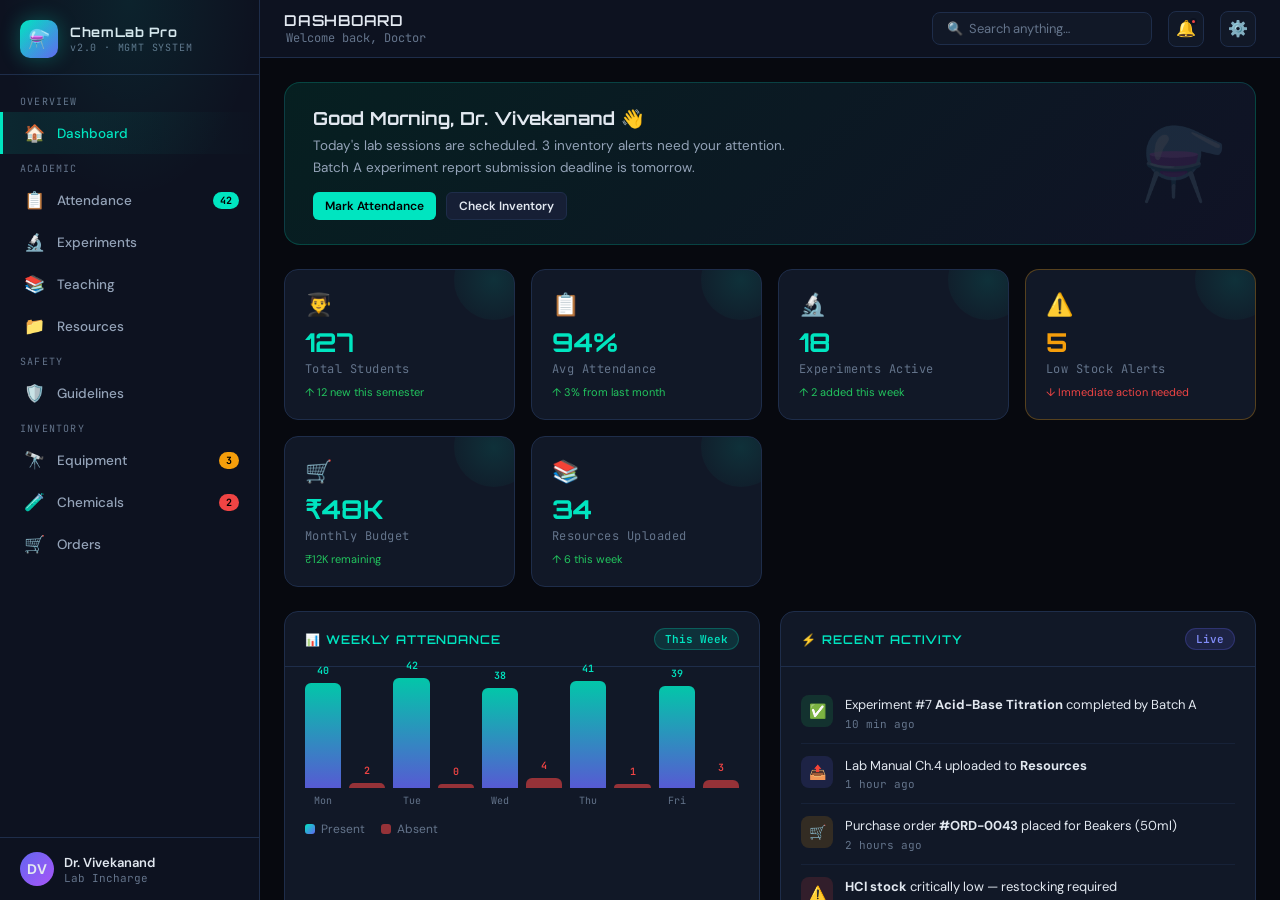
<file: chemlab.html>
<!DOCTYPE html>
<html lang="en">
<head>
<meta charset="UTF-8"/>
<meta name="viewport" content="width=device-width, initial-scale=1.0"/>
<title>ChemLab Pro — Laboratory Management System</title>
<link href="https://fonts.googleapis.com/css2?family=Orbitron:wght@400;600;700;900&family=DM+Sans:ital,wght@0,300;0,400;0,500;0,600;1,400&family=JetBrains+Mono:wght@400;500;600&display=swap" rel="stylesheet"/>
<style>
:root {
  --bg: #07090f;
  --surface: #0d1220;
  --card: #111827;
  --card2: #161f35;
  --border: #1e2d4a;
  --accent: #00e5c0;
  --accent2: #6366f1;
  --accent3: #f59e0b;
  --danger: #ef4444;
  --success: #22c55e;
  --text: #e2e8f0;
  --muted: #64748b;
  --muted2: #94a3b8;
  --sidebar-w: 260px;
}
*{box-sizing:border-box;margin:0;padding:0}
html,body{height:100%;background:var(--bg);color:var(--text);font-family:'DM Sans',sans-serif;overflow:hidden}
::-webkit-scrollbar{width:6px;height:6px}
::-webkit-scrollbar-track{background:var(--surface)}
::-webkit-scrollbar-thumb{background:var(--border);border-radius:3px}
::-webkit-scrollbar-thumb:hover{background:var(--muted)}

/* ─── LAYOUT ─── */
.app{display:flex;height:100vh;overflow:hidden}

/* ─── SIDEBAR ─── */
.sidebar{
  width:var(--sidebar-w);min-width:var(--sidebar-w);
  background:var(--surface);
  border-right:1px solid var(--border);
  display:flex;flex-direction:column;
  overflow:hidden;position:relative;
  transition:width .3s;
  z-index:100;
}
.sidebar::before{
  content:'';position:absolute;top:0;left:0;right:0;height:200px;
  background:radial-gradient(ellipse at 50% 0%,rgba(0,229,192,.08),transparent 70%);
  pointer-events:none;
}
.logo{
  padding:20px 20px 16px;
  border-bottom:1px solid var(--border);
  display:flex;align-items:center;gap:12px;flex-shrink:0;
}
.logo-icon{
  width:38px;height:38px;border-radius:10px;
  background:linear-gradient(135deg,var(--accent),var(--accent2));
  display:flex;align-items:center;justify-content:center;
  font-size:18px;flex-shrink:0;
  box-shadow:0 0 20px rgba(0,229,192,.3);
}
.logo-text{font-family:'Orbitron',sans-serif;font-size:13px;font-weight:700;letter-spacing:.05em;line-height:1.3}
.logo-sub{font-size:10px;color:var(--muted);letter-spacing:.08em;font-family:'JetBrains Mono',monospace}

.nav{flex:1;overflow-y:auto;padding:12px 0}
.nav-section{padding:8px 20px 4px;font-size:10px;font-family:'JetBrains Mono',monospace;letter-spacing:.12em;color:var(--muted);text-transform:uppercase}
.nav-item{
  display:flex;align-items:center;gap:12px;
  padding:10px 20px;cursor:pointer;
  color:var(--muted2);font-size:13.5px;font-weight:500;
  transition:all .2s;position:relative;
  border-left:3px solid transparent;
}
.nav-item:hover{background:rgba(255,255,255,.04);color:var(--text)}
.nav-item.active{
  background:linear-gradient(90deg,rgba(0,229,192,.1),transparent);
  color:var(--accent);
  border-left-color:var(--accent);
}
.nav-item .icon{font-size:17px;width:22px;text-align:center;flex-shrink:0}
.nav-badge{
  margin-left:auto;background:var(--accent);color:#000;
  font-size:10px;font-weight:700;padding:2px 7px;border-radius:20px;
  font-family:'JetBrains Mono',monospace;
}
.nav-badge.warn{background:var(--accent3)}
.nav-badge.danger{background:var(--danger)}

.sidebar-footer{
  padding:14px 20px;border-top:1px solid var(--border);flex-shrink:0;
  background:var(--surface);
}
.user-card{display:flex;align-items:center;gap:10px}
.avatar{width:34px;height:34px;border-radius:50%;background:linear-gradient(135deg,#6366f1,#a855f7);display:flex;align-items:center;justify-content:center;font-size:14px;font-weight:700;flex-shrink:0}
.user-name{font-size:13px;font-weight:600}
.user-role{font-size:11px;color:var(--muted);font-family:'JetBrains Mono',monospace}

/* ─── MAIN ─── */
.main{flex:1;overflow:hidden;display:flex;flex-direction:column}
.topbar{
  height:58px;flex-shrink:0;
  background:var(--surface);border-bottom:1px solid var(--border);
  display:flex;align-items:center;gap:16px;padding:0 24px;
}
.topbar-title{font-family:'Orbitron',sans-serif;font-size:15px;font-weight:600;letter-spacing:.05em}
.topbar-sub{font-size:12px;color:var(--muted);font-family:'JetBrains Mono',monospace;margin-left:2px}
.spacer{flex:1}
.topbar-search{
  background:var(--card);border:1px solid var(--border);
  border-radius:8px;padding:7px 14px;font-size:13px;color:var(--text);
  font-family:'DM Sans',sans-serif;width:220px;outline:none;
  transition:border-color .2s;
}
.topbar-search:focus{border-color:var(--accent)}
.topbar-search::placeholder{color:var(--muted)}
.topbar-btn{
  width:36px;height:36px;border-radius:8px;border:1px solid var(--border);
  background:var(--card);display:flex;align-items:center;justify-content:center;
  cursor:pointer;font-size:16px;transition:all .2s;position:relative;
}
.topbar-btn:hover{border-color:var(--accent);color:var(--accent)}
.notif-dot{
  position:absolute;top:6px;right:6px;width:7px;height:7px;
  background:var(--danger);border-radius:50%;border:2px solid var(--surface);
}

.content{flex:1;overflow-y:auto;padding:24px}

/* ─── PAGE ─── */
.page{display:none}
.page.active{display:block;animation:fadeIn .3s ease}
@keyframes fadeIn{from{opacity:0;transform:translateY(8px)}to{opacity:1;transform:translateY(0)}}

/* ─── STAT CARDS ─── */
.stats-grid{display:grid;grid-template-columns:repeat(auto-fill,minmax(200px,1fr));gap:16px;margin-bottom:24px}
.stat-card{
  background:var(--card);border:1px solid var(--border);border-radius:14px;
  padding:20px;position:relative;overflow:hidden;transition:transform .2s,border-color .2s;cursor:default;
}
.stat-card:hover{transform:translateY(-2px);border-color:var(--accent)}
.stat-card::after{
  content:'';position:absolute;top:-30px;right:-20px;
  width:80px;height:80px;border-radius:50%;
  background:radial-gradient(circle,rgba(0,229,192,.12),transparent);
}
.stat-icon{font-size:22px;margin-bottom:10px}
.stat-val{font-family:'Orbitron',sans-serif;font-size:26px;font-weight:700;color:var(--accent);line-height:1}
.stat-label{font-size:12px;color:var(--muted);margin-top:6px;font-family:'JetBrains Mono',monospace;letter-spacing:.04em}
.stat-change{font-size:11px;margin-top:8px}
.stat-change.up{color:var(--success)}
.stat-change.down{color:var(--danger)}

/* ─── GRID ─── */
.grid-2{display:grid;grid-template-columns:1fr 1fr;gap:20px}
.grid-3{display:grid;grid-template-columns:1fr 1fr 1fr;gap:20px}
@media(max-width:900px){.grid-2,.grid-3{grid-template-columns:1fr}}

/* ─── PANEL ─── */
.panel{background:var(--card);border:1px solid var(--border);border-radius:14px;overflow:hidden;margin-bottom:20px}
.panel-head{
  padding:16px 20px;border-bottom:1px solid var(--border);
  display:flex;align-items:center;justify-content:space-between;
}
.panel-title{font-family:'Orbitron',sans-serif;font-size:12px;font-weight:600;letter-spacing:.08em;color:var(--accent)}
.panel-body{padding:20px}

/* ─── BUTTONS ─── */
.btn{
  display:inline-flex;align-items:center;gap:7px;
  padding:8px 16px;border-radius:8px;font-size:13px;font-weight:600;
  cursor:pointer;border:none;transition:all .2s;font-family:'DM Sans',sans-serif;
  text-decoration:none;
}
.btn-primary{background:var(--accent);color:#000}
.btn-primary:hover{background:#00ffcc;box-shadow:0 0 20px rgba(0,229,192,.4)}
.btn-secondary{background:var(--card2);color:var(--text);border:1px solid var(--border)}
.btn-secondary:hover{border-color:var(--accent);color:var(--accent)}
.btn-danger{background:rgba(239,68,68,.15);color:var(--danger);border:1px solid rgba(239,68,68,.3)}
.btn-danger:hover{background:rgba(239,68,68,.25)}
.btn-sm{padding:5px 12px;font-size:12px;border-radius:6px}
.btn-purchase{background:linear-gradient(135deg,var(--accent2),#a855f7);color:#fff}
.btn-purchase:hover{box-shadow:0 0 20px rgba(99,102,241,.4);transform:scale(1.03)}
.btn-warn{background:rgba(245,158,11,.15);color:var(--accent3);border:1px solid rgba(245,158,11,.3)}

/* ─── TABLE ─── */
.tbl{width:100%;border-collapse:collapse;font-size:13px}
.tbl th{padding:10px 14px;text-align:left;background:var(--card2);color:var(--muted);font-size:11px;font-family:'JetBrains Mono',monospace;letter-spacing:.06em;border-bottom:1px solid var(--border)}
.tbl td{padding:11px 14px;border-bottom:1px solid rgba(30,45,74,.6);vertical-align:middle}
.tbl tr:last-child td{border-bottom:none}
.tbl tr:hover td{background:rgba(255,255,255,.02)}
.tbl .mono{font-family:'JetBrains Mono',monospace;font-size:12px}

/* ─── BADGES ─── */
.badge{display:inline-flex;align-items:center;gap:5px;padding:3px 10px;border-radius:20px;font-size:11px;font-weight:600;font-family:'JetBrains Mono',monospace}
.badge-green{background:rgba(34,197,94,.15);color:var(--success);border:1px solid rgba(34,197,94,.25)}
.badge-red{background:rgba(239,68,68,.15);color:var(--danger);border:1px solid rgba(239,68,68,.25)}
.badge-yellow{background:rgba(245,158,11,.15);color:var(--accent3);border:1px solid rgba(245,158,11,.25)}
.badge-blue{background:rgba(99,102,241,.15);color:#818cf8;border:1px solid rgba(99,102,241,.25)}
.badge-cyan{background:rgba(0,229,192,.12);color:var(--accent);border:1px solid rgba(0,229,192,.25)}

/* ─── FORM ─── */
.form-group{margin-bottom:16px}
.form-label{display:block;font-size:12px;font-family:'JetBrains Mono',monospace;color:var(--muted2);margin-bottom:7px;letter-spacing:.04em}
.form-input,.form-select,.form-textarea{
  width:100%;background:var(--card2);border:1px solid var(--border);
  border-radius:8px;padding:9px 14px;font-size:13.5px;color:var(--text);
  font-family:'DM Sans',sans-serif;outline:none;transition:border-color .2s;
}
.form-input:focus,.form-select:focus,.form-textarea:focus{border-color:var(--accent);box-shadow:0 0 0 3px rgba(0,229,192,.08)}
.form-textarea{resize:vertical;min-height:90px}
.form-select option{background:var(--card)}
.form-row{display:grid;grid-template-columns:1fr 1fr;gap:14px}

/* ─── PROGRESS BAR ─── */
.progress-bar{background:var(--card2);border-radius:20px;height:7px;overflow:hidden}
.progress-fill{height:100%;border-radius:20px;transition:width .5s ease;background:linear-gradient(90deg,var(--accent),var(--accent2))}
.progress-fill.low{background:linear-gradient(90deg,var(--danger),#f97316)}
.progress-fill.med{background:linear-gradient(90deg,var(--accent3),#f59e0b)}

/* ─── ATTENDANCE ─── */
.att-grid{display:grid;grid-template-columns:repeat(auto-fill,minmax(140px,1fr));gap:10px}
.att-card{
  background:var(--card2);border:1px solid var(--border);border-radius:10px;
  padding:12px;text-align:center;cursor:pointer;transition:all .2s;position:relative;
}
.att-card:hover{border-color:var(--accent)}
.att-card.present{border-color:var(--success);background:rgba(34,197,94,.07)}
.att-card.absent{border-color:var(--danger);background:rgba(239,68,68,.07)}
.att-card.late{border-color:var(--accent3);background:rgba(245,158,11,.07)}
.att-avatar{width:40px;height:40px;border-radius:50%;margin:0 auto 8px;font-size:16px;display:flex;align-items:center;justify-content:center;background:var(--card);font-weight:700}
.att-name{font-size:12px;font-weight:600;margin-bottom:6px}
.att-roll{font-family:'JetBrains Mono',monospace;font-size:10px;color:var(--muted);margin-bottom:8px}
.att-btns{display:flex;gap:4px;justify-content:center}
.att-btn{width:26px;height:26px;border-radius:6px;border:none;cursor:pointer;font-size:12px;transition:all .2s;font-weight:700}
.att-btn.p{background:rgba(34,197,94,.2);color:var(--success)}
.att-btn.p:hover{background:rgba(34,197,94,.4)}
.att-btn.a{background:rgba(239,68,68,.2);color:var(--danger)}
.att-btn.a:hover{background:rgba(239,68,68,.4)}
.att-btn.l{background:rgba(245,158,11,.2);color:var(--accent3)}
.att-btn.l:hover{background:rgba(245,158,11,.4)}

/* ─── EXPERIMENT CARDS ─── */
.exp-card{
  background:var(--card2);border:1px solid var(--border);border-radius:12px;
  padding:18px;transition:all .2s;cursor:pointer;
  display:flex;flex-direction:column;gap:10px;
}
.exp-card:hover{border-color:var(--accent);transform:translateY(-2px);box-shadow:0 8px 30px rgba(0,229,192,.08)}
.exp-num{font-family:'Orbitron',monospace;font-size:11px;color:var(--muted);letter-spacing:.1em}
.exp-title{font-size:15px;font-weight:600;line-height:1.3}
.exp-desc{font-size:12.5px;color:var(--muted2);line-height:1.6}
.exp-tags{display:flex;flex-wrap:wrap;gap:5px}

/* ─── RESOURCE CARDS ─── */
.res-card{
  background:var(--card2);border:1px solid var(--border);border-radius:12px;
  padding:16px;display:flex;gap:14px;align-items:flex-start;
  transition:all .2s;cursor:pointer;
}
.res-card:hover{border-color:var(--accent2)}
.res-icon-box{width:44px;height:44px;border-radius:10px;flex-shrink:0;display:flex;align-items:center;justify-content:center;font-size:20px}
.res-info{flex:1}
.res-name{font-weight:600;font-size:14px;margin-bottom:4px}
.res-meta{font-size:11.5px;color:var(--muted);font-family:'JetBrains Mono',monospace}

/* ─── INVENTORY CARDS ─── */
.inv-card{
  background:var(--card2);border:1px solid var(--border);border-radius:12px;
  padding:18px;transition:all .2s;
}
.inv-card:hover{border-color:var(--border)}
.inv-head{display:flex;align-items:center;justify-content:space-between;margin-bottom:14px}
.inv-name{font-weight:600;font-size:14px}
.inv-code{font-family:'JetBrains Mono',monospace;font-size:11px;color:var(--muted)}
.inv-qty{font-family:'Orbitron',sans-serif;font-size:22px;font-weight:700}
.inv-qty.low{color:var(--danger)}
.inv-qty.med{color:var(--accent3)}
.inv-qty.ok{color:var(--success)}
.inv-unit{font-size:11px;color:var(--muted);font-family:'JetBrains Mono',monospace;margin-left:4px}
.inv-progress{margin:10px 0 14px}
.inv-foot{display:flex;align-items:center;justify-content:space-between}

/* ─── GUIDE CARDS ─── */
.guide-section{margin-bottom:24px}
.guide-section-title{font-family:'Orbitron',sans-serif;font-size:11px;font-weight:700;letter-spacing:.12em;padding:6px 14px;border-radius:6px;display:inline-flex;align-items:center;gap:8px;margin-bottom:14px}
.guide-section-title.dos{background:rgba(34,197,94,.15);color:var(--success)}
.guide-section-title.donts{background:rgba(239,68,68,.15);color:var(--danger)}
.guide-section-title.emergency{background:rgba(245,158,11,.15);color:var(--accent3)}
.guide-item{
  display:flex;align-items:flex-start;gap:12px;
  background:var(--card2);border:1px solid var(--border);
  border-radius:10px;padding:14px 16px;margin-bottom:8px;
  transition:all .2s;
}
.guide-item:hover{transform:translateX(4px)}
.guide-item.do{border-left:3px solid var(--success)}
.guide-item.dont{border-left:3px solid var(--danger)}
.guide-item.info{border-left:3px solid var(--accent3)}
.guide-dot{width:22px;height:22px;border-radius:50%;display:flex;align-items:center;justify-content:center;font-size:12px;flex-shrink:0}
.guide-dot.do{background:rgba(34,197,94,.2);color:var(--success)}
.guide-dot.dont{background:rgba(239,68,68,.2);color:var(--danger)}
.guide-dot.info{background:rgba(245,158,11,.2);color:var(--accent3)}
.guide-text{font-size:13.5px;line-height:1.6}
.guide-text strong{font-weight:600}

/* ─── PURCHASE MODAL ─── */
.modal-overlay{
  position:fixed;inset:0;background:rgba(0,0,0,.7);backdrop-filter:blur(4px);
  z-index:1000;display:flex;align-items:center;justify-content:center;
  opacity:0;pointer-events:none;transition:opacity .25s;
}
.modal-overlay.open{opacity:1;pointer-events:auto}
.modal{
  background:var(--card);border:1px solid var(--border);border-radius:18px;
  width:460px;max-width:95vw;max-height:90vh;overflow-y:auto;
  transform:scale(.94) translateY(20px);transition:all .25s;
  box-shadow:0 20px 60px rgba(0,0,0,.5);
}
.modal-overlay.open .modal{transform:scale(1) translateY(0)}
.modal-head{
  padding:20px 24px;border-bottom:1px solid var(--border);
  display:flex;align-items:center;justify-content:space-between;
}
.modal-title{font-family:'Orbitron',sans-serif;font-size:14px;font-weight:700;letter-spacing:.06em;color:var(--accent)}
.modal-close{width:30px;height:30px;border-radius:7px;background:var(--card2);border:1px solid var(--border);cursor:pointer;display:flex;align-items:center;justify-content:center;font-size:15px;transition:all .2s}
.modal-close:hover{border-color:var(--danger);color:var(--danger)}
.modal-body{padding:24px}

/* ─── TEACHING ─── */
.lesson-card{
  background:var(--card2);border:1px solid var(--border);border-radius:12px;
  overflow:hidden;transition:all .2s;cursor:pointer;
}
.lesson-card:hover{border-color:var(--accent2);transform:translateY(-2px)}
.lesson-thumb{height:100px;display:flex;align-items:center;justify-content:center;font-size:38px;position:relative;overflow:hidden}
.lesson-thumb::after{content:'';position:absolute;inset:0;background:rgba(0,0,0,.3)}
.lesson-info{padding:14px}
.lesson-title{font-weight:600;font-size:14px;margin-bottom:6px}
.lesson-meta{font-size:12px;color:var(--muted);font-family:'JetBrains Mono',monospace}
.lesson-progress-wrap{margin-top:10px}

/* ─── DASHBOARD ACTIVITY ─── */
.activity-item{
  display:flex;align-items:flex-start;gap:12px;
  padding:12px 0;border-bottom:1px solid rgba(30,45,74,.5);
}
.activity-item:last-child{border-bottom:none}
.activity-icon{width:32px;height:32px;border-radius:8px;display:flex;align-items:center;justify-content:center;font-size:14px;flex-shrink:0}
.activity-text{font-size:13px;line-height:1.5}
.activity-time{font-size:11px;color:var(--muted);font-family:'JetBrains Mono',monospace;margin-top:2px}

/* ─── TABS ─── */
.tabs{display:flex;gap:4px;background:var(--card2);border-radius:10px;padding:4px;margin-bottom:20px;width:fit-content}
.tab{padding:7px 16px;border-radius:7px;font-size:13px;font-weight:500;cursor:pointer;transition:all .2s;color:var(--muted2)}
.tab.active{background:var(--accent);color:#000;font-weight:700}
.tab:hover:not(.active){color:var(--text)}

/* ─── CHART BARS ─── */
.chart-bars{display:flex;align-items:flex-end;gap:8px;height:120px;padding-top:10px}
.chart-bar-wrap{flex:1;display:flex;flex-direction:column;align-items:center;gap:6px}
.chart-bar{width:100%;border-radius:6px 6px 0 0;transition:height .8s ease;cursor:pointer;min-height:4px}
.chart-bar:hover{filter:brightness(1.2)}
.chart-bar-label{font-size:10px;color:var(--muted);font-family:'JetBrains Mono',monospace}
.chart-bar-val{font-size:10px;font-weight:600;font-family:'JetBrains Mono',monospace}

/* ─── NOTIFICATIONS ─── */
.notif-panel{
  position:absolute;top:54px;right:16px;width:320px;
  background:var(--card);border:1px solid var(--border);border-radius:14px;
  box-shadow:0 20px 50px rgba(0,0,0,.4);z-index:200;
  display:none;overflow:hidden;
}
.notif-panel.open{display:block;animation:fadeIn .2s}
.notif-head{padding:14px 18px;border-bottom:1px solid var(--border);display:flex;align-items:center;justify-content:space-between}
.notif-title{font-family:'Orbitron',sans-serif;font-size:11px;font-weight:700;letter-spacing:.08em}
.notif-item{padding:12px 18px;border-bottom:1px solid rgba(30,45,74,.5);display:flex;gap:10px;align-items:flex-start}
.notif-item:last-child{border-bottom:none}
.notif-dot2{width:8px;height:8px;border-radius:50%;margin-top:4px;flex-shrink:0}
.notif-msg{font-size:12.5px;line-height:1.5}
.notif-t{font-size:11px;color:var(--muted);font-family:'JetBrains Mono',monospace;margin-top:2px}

/* ─── WELCOME BANNER ─── */
.welcome-banner{
  background:linear-gradient(135deg,rgba(0,229,192,.1),rgba(99,102,241,.1));
  border:1px solid rgba(0,229,192,.2);border-radius:16px;
  padding:24px 28px;margin-bottom:24px;
  position:relative;overflow:hidden;
  display:flex;align-items:center;justify-content:space-between;gap:20px;
}
.welcome-banner::before{
  content:'⚗️';position:absolute;right:28px;top:50%;transform:translateY(-50%);
  font-size:70px;opacity:.15;
}
.welcome-banner h2{font-family:'Orbitron',sans-serif;font-size:18px;font-weight:700;margin-bottom:6px}
.welcome-banner p{font-size:13.5px;color:var(--muted2);max-width:500px;line-height:1.6}

/* ─── PAGE HEADER ─── */
.page-header{margin-bottom:24px;display:flex;align-items:flex-start;justify-content:space-between;gap:16px;flex-wrap:wrap}
.page-title{font-family:'Orbitron',sans-serif;font-size:18px;font-weight:700;margin-bottom:4px}
.page-subtitle{font-size:13px;color:var(--muted2);font-family:'JetBrains Mono',monospace}

/* ─── MISC ─── */
.divider{height:1px;background:var(--border);margin:16px 0}
.tag{padding:3px 8px;border-radius:5px;font-size:10.5px;font-family:'JetBrains Mono',monospace;font-weight:600;background:var(--card);border:1px solid var(--border);color:var(--muted2)}
.glow-text{color:var(--accent);text-shadow:0 0 20px rgba(0,229,192,.4)}
.inline-flex{display:inline-flex;align-items:center;gap:8px}
.mt-4{margin-top:16px} .mt-2{margin-top:8px} .mb-2{margin-bottom:8px} .mb-3{margin-bottom:12px}
.flex{display:flex;align-items:center} .flex-between{justify-content:space-between} .gap-2{gap:8px} .gap-3{gap:12px}
.text-muted{color:var(--muted)} .text-sm{font-size:12px} .font-mono{font-family:'JetBrains Mono',monospace}
.fw-600{font-weight:600}
.exp-grid{display:grid;grid-template-columns:repeat(auto-fill,minmax(280px,1fr));gap:16px;margin-top:4px}
.lesson-grid{display:grid;grid-template-columns:repeat(auto-fill,minmax(220px,1fr));gap:16px}
.res-grid{display:flex;flex-direction:column;gap:10px}
.inv-grid{display:grid;grid-template-columns:repeat(auto-fill,minmax(240px,1fr));gap:14px}

.order-history{margin-top:16px}
.order-row{display:flex;align-items:center;justify-content:space-between;padding:10px 0;border-bottom:1px solid rgba(30,45,74,.4)}
.order-row:last-child{border-bottom:none}

.info-box{background:rgba(99,102,241,.08);border:1px solid rgba(99,102,241,.2);border-radius:10px;padding:14px 16px;font-size:13px;color:var(--muted2);line-height:1.7;margin-bottom:16px}
.success-box{background:rgba(34,197,94,.08);border:1px solid rgba(34,197,94,.2);border-radius:10px;padding:14px 16px;font-size:13px;color:var(--muted2);line-height:1.7;margin-bottom:16px;display:none}
.success-box.show{display:block}

/* animation for purchase confirm */
@keyframes popIn{0%{transform:scale(.5);opacity:0}70%{transform:scale(1.1)}100%{transform:scale(1);opacity:1}}
.confirm-anim{animation:popIn .4s ease}
</style>
</head>
<body>
<div class="app">

<!-- ═══════════════════════ SIDEBAR ═══════════════════════ -->
<aside class="sidebar">
  <div class="logo">
    <div class="logo-icon">⚗️</div>
    <div>
      <div class="logo-text">ChemLab Pro</div>
      <div class="logo-sub">v2.0 · MGMT SYSTEM</div>
    </div>
  </div>
  <nav class="nav">
    <div class="nav-section">Overview</div>
    <div class="nav-item active" onclick="goto('dashboard')">
      <span class="icon">🏠</span> Dashboard
    </div>

    <div class="nav-section">Academic</div>
    <div class="nav-item" onclick="goto('attendance')">
      <span class="icon">📋</span> Attendance
      <span class="nav-badge">42</span>
    </div>
    <div class="nav-item" onclick="goto('experiments')">
      <span class="icon">🔬</span> Experiments
    </div>
    <div class="nav-item" onclick="goto('teaching')">
      <span class="icon">📚</span> Teaching
    </div>
    <div class="nav-item" onclick="goto('resources')">
      <span class="icon">📁</span> Resources
    </div>

    <div class="nav-section">Safety</div>
    <div class="nav-item" onclick="goto('guidelines')">
      <span class="icon">🛡️</span> Guidelines
    </div>

    <div class="nav-section">Inventory</div>
    <div class="nav-item" onclick="goto('equipment')">
      <span class="icon">🔭</span> Equipment
      <span class="nav-badge warn">3</span>
    </div>
    <div class="nav-item" onclick="goto('chemicals')">
      <span class="icon">🧪</span> Chemicals
      <span class="nav-badge danger">2</span>
    </div>
    <div class="nav-item" onclick="goto('orders')">
      <span class="icon">🛒</span> Orders
    </div>
  </nav>
  <div class="sidebar-footer">
    <div class="user-card">
      <div class="avatar">DV</div>
      <div>
        <div class="user-name">Dr. Vivekanand</div>
        <div class="user-role">Lab Incharge</div>
      </div>
    </div>
  </div>
</aside>

<!-- ═══════════════════════ MAIN ═══════════════════════ -->
<main class="main">
  <div class="topbar">
    <div>
      <div class="topbar-title" id="topbar-title">DASHBOARD</div>
      <div class="topbar-sub" id="topbar-sub">Welcome back, Doctor</div>
    </div>
    <div class="spacer"></div>
    <input class="topbar-search" placeholder="🔍  Search anything…" oninput="handleSearch(this.value)"/>
    <div class="topbar-btn" onclick="toggleNotif()" id="notif-btn">
      🔔<span class="notif-dot"></span>
    </div>
    <div class="topbar-btn" title="Settings">⚙️</div>

    <!-- Notification Panel -->
    <div class="notif-panel" id="notif-panel">
      <div class="notif-head">
        <span class="notif-title">NOTIFICATIONS</span>
        <span class="text-sm text-muted">4 new</span>
      </div>
      <div class="notif-item">
        <div class="notif-dot2" style="background:var(--danger)"></div>
        <div><div class="notif-msg">⚠️ Hydrochloric Acid stock critically low (2 bottles)</div><div class="notif-t">2 min ago</div></div>
      </div>
      <div class="notif-item">
        <div class="notif-dot2" style="background:var(--accent3)"></div>
        <div><div class="notif-msg">🔭 3 equipment items need restocking</div><div class="notif-t">18 min ago</div></div>
      </div>
      <div class="notif-item">
        <div class="notif-dot2" style="background:var(--success)"></div>
        <div><div class="notif-msg">✅ Order #ORD-0042 delivered successfully</div><div class="notif-t">1 hour ago</div></div>
      </div>
      <div class="notif-item">
        <div class="notif-dot2" style="background:var(--accent2)"></div>
        <div><div class="notif-msg">📋 Attendance for Batch B not marked yet</div><div class="notif-t">3 hours ago</div></div>
      </div>
    </div>
  </div>

  <div class="content" id="content">

<!-- ═══════ DASHBOARD ═══════ -->
<div class="page active" id="page-dashboard">
  <div class="welcome-banner">
    <div>
      <h2>Good Morning, Dr. Vivekanand 👋</h2>
      <p>Today's lab sessions are scheduled. 3 inventory alerts need your attention. Batch A experiment report submission deadline is tomorrow.</p>
      <div style="margin-top:14px;display:flex;gap:10px">
        <button class="btn btn-primary btn-sm" onclick="goto('attendance')">Mark Attendance</button>
        <button class="btn btn-secondary btn-sm" onclick="goto('equipment')">Check Inventory</button>
      </div>
    </div>
  </div>

  <div class="stats-grid">
    <div class="stat-card">
      <div class="stat-icon">👨‍🎓</div>
      <div class="stat-val">127</div>
      <div class="stat-label">Total Students</div>
      <div class="stat-change up">↑ 12 new this semester</div>
    </div>
    <div class="stat-card">
      <div class="stat-icon">📋</div>
      <div class="stat-val">94%</div>
      <div class="stat-label">Avg Attendance</div>
      <div class="stat-change up">↑ 3% from last month</div>
    </div>
    <div class="stat-card">
      <div class="stat-icon">🔬</div>
      <div class="stat-val">18</div>
      <div class="stat-label">Experiments Active</div>
      <div class="stat-change up">↑ 2 added this week</div>
    </div>
    <div class="stat-card" style="border-color:rgba(245,158,11,.3)">
      <div class="stat-icon">⚠️</div>
      <div class="stat-val" style="color:var(--accent3)">5</div>
      <div class="stat-label">Low Stock Alerts</div>
      <div class="stat-change down">↓ Immediate action needed</div>
    </div>
    <div class="stat-card">
      <div class="stat-icon">🛒</div>
      <div class="stat-val">₹48K</div>
      <div class="stat-label">Monthly Budget</div>
      <div class="stat-change up">₹12K remaining</div>
    </div>
    <div class="stat-card">
      <div class="stat-icon">📚</div>
      <div class="stat-val">34</div>
      <div class="stat-label">Resources Uploaded</div>
      <div class="stat-change up">↑ 6 this week</div>
    </div>
  </div>

  <div class="grid-2">
    <!-- Attendance Chart -->
    <div class="panel">
      <div class="panel-head">
        <span class="panel-title">📊 WEEKLY ATTENDANCE</span>
        <span class="badge badge-cyan">This Week</span>
      </div>
      <div class="panel-body">
        <div class="chart-bars" id="att-chart"></div>
        <div style="display:flex;gap:16px;margin-top:14px">
          <span style="font-size:12px;color:var(--muted);display:flex;align-items:center;gap:6px"><span style="width:10px;height:10px;background:linear-gradient(135deg,var(--accent),var(--accent2));border-radius:3px;display:inline-block"></span>Present</span>
          <span style="font-size:12px;color:var(--muted);display:flex;align-items:center;gap:6px"><span style="width:10px;height:10px;background:rgba(239,68,68,.6);border-radius:3px;display:inline-block"></span>Absent</span>
        </div>
      </div>
    </div>

    <!-- Recent Activity -->
    <div class="panel">
      <div class="panel-head">
        <span class="panel-title">⚡ RECENT ACTIVITY</span>
        <span class="badge badge-blue">Live</span>
      </div>
      <div class="panel-body" style="padding:16px 20px">
        <div class="activity-item">
          <div class="activity-icon" style="background:rgba(34,197,94,.15);color:var(--success)">✅</div>
          <div><div class="activity-text">Experiment #7 <strong>Acid-Base Titration</strong> completed by Batch A</div><div class="activity-time">10 min ago</div></div>
        </div>
        <div class="activity-item">
          <div class="activity-icon" style="background:rgba(99,102,241,.15);color:#818cf8">📤</div>
          <div><div class="activity-text">Lab Manual Ch.4 uploaded to <strong>Resources</strong></div><div class="activity-time">1 hour ago</div></div>
        </div>
        <div class="activity-item">
          <div class="activity-icon" style="background:rgba(245,158,11,.15);color:var(--accent3)">🛒</div>
          <div><div class="activity-text">Purchase order <strong>#ORD-0043</strong> placed for Beakers (50ml)</div><div class="activity-time">2 hours ago</div></div>
        </div>
        <div class="activity-item">
          <div class="activity-icon" style="background:rgba(239,68,68,.15);color:var(--danger)">⚠️</div>
          <div><div class="activity-text"><strong>HCl stock</strong> critically low — restocking required</div><div class="activity-time">3 hours ago</div></div>
        </div>
        <div class="activity-item">
          <div class="activity-icon" style="background:rgba(0,229,192,.1);color:var(--accent)">📋</div>
          <div><div class="activity-text">Attendance marked for <strong>Batch C</strong> — 38/42 present</div><div class="activity-time">Yesterday</div></div>
        </div>
      </div>
    </div>
  </div>

  <!-- Low Stock -->
  <div class="panel">
    <div class="panel-head">
      <span class="panel-title">🚨 CRITICAL STOCK ALERTS</span>
      <div style="display:flex;gap:8px">
        <button class="btn btn-secondary btn-sm" onclick="goto('equipment')">View All</button>
        <button class="btn btn-purchase btn-sm" onclick="openPurchaseModal('HCl','chemical')">Purchase Now</button>
      </div>
    </div>
    <div class="panel-body" style="padding:0">
      <table class="tbl">
        <thead><tr><th>Item</th><th>Type</th><th>Remaining</th><th>Min Required</th><th>Status</th><th>Action</th></tr></thead>
        <tbody>
          <tr><td class="fw-600">Hydrochloric Acid</td><td><span class="badge badge-blue">Chemical</span></td><td class="mono" style="color:var(--danger)">2 bottles</td><td class="mono">10 bottles</td><td><span class="badge badge-red">Critical</span></td><td><button class="btn btn-purchase btn-sm" onclick="openPurchaseModal('Hydrochloric Acid','chemical')">🛒 Purchase</button></td></tr>
          <tr><td class="fw-600">Sodium Hydroxide</td><td><span class="badge badge-blue">Chemical</span></td><td class="mono" style="color:var(--danger)">150g</td><td class="mono">500g</td><td><span class="badge badge-red">Critical</span></td><td><button class="btn btn-purchase btn-sm" onclick="openPurchaseModal('Sodium Hydroxide','chemical')">🛒 Purchase</button></td></tr>
          <tr><td class="fw-600">Burette (25ml)</td><td><span class="badge badge-cyan">Equipment</span></td><td class="mono" style="color:var(--accent3)">3 pcs</td><td class="mono">12 pcs</td><td><span class="badge badge-yellow">Low</span></td><td><button class="btn btn-purchase btn-sm" onclick="openPurchaseModal('Burette 25ml','equipment')">🛒 Purchase</button></td></tr>
          <tr><td class="fw-600">Litmus Paper</td><td><span class="badge badge-blue">Chemical</span></td><td class="mono" style="color:var(--accent3)">1 pack</td><td class="mono">5 packs</td><td><span class="badge badge-yellow">Low</span></td><td><button class="btn btn-purchase btn-sm" onclick="openPurchaseModal('Litmus Paper','equipment')">🛒 Purchase</button></td></tr>
          <tr><td class="fw-600">Conical Flask (250ml)</td><td><span class="badge badge-cyan">Equipment</span></td><td class="mono" style="color:var(--accent3)">5 pcs</td><td class="mono">20 pcs</td><td><span class="badge badge-yellow">Low</span></td><td><button class="btn btn-purchase btn-sm" onclick="openPurchaseModal('Conical Flask 250ml','equipment')">🛒 Purchase</button></td></tr>
        </tbody>
      </table>
    </div>
  </div>
</div>

<!-- ═══════ ATTENDANCE ═══════ -->
<div class="page" id="page-attendance">
  <div class="page-header">
    <div>
      <div class="page-title">📋 Attendance Management</div>
      <div class="page-subtitle">Mark & track student attendance · Tap P/A/L to mark</div>
    </div>
    <div style="display:flex;gap:10px;align-items:center;flex-wrap:wrap">
      <select class="form-select" style="width:150px;padding:8px 12px">
        <option>Batch A (42)</option>
        <option>Batch B (40)</option>
        <option>Batch C (45)</option>
      </select>
      <input type="date" class="form-input" id="att-date" style="width:160px;padding:8px 12px"/>
      <button class="btn btn-primary" onclick="saveAttendance()">💾 Save</button>
      <button class="btn btn-secondary" onclick="exportAttendance()">📥 Export</button>
    </div>
  </div>

  <div class="grid-2" style="margin-bottom:20px">
    <div class="panel" style="margin-bottom:0">
      <div class="panel-head"><span class="panel-title">TODAY'S SUMMARY</span></div>
      <div class="panel-body" style="display:flex;gap:24px">
        <div style="text-align:center"><div style="font-family:'Orbitron',sans-serif;font-size:28px;font-weight:700;color:var(--success)" id="att-p-count">0</div><div class="text-sm text-muted font-mono">Present</div></div>
        <div style="text-align:center"><div style="font-family:'Orbitron',sans-serif;font-size:28px;font-weight:700;color:var(--danger)" id="att-a-count">0</div><div class="text-sm text-muted font-mono">Absent</div></div>
        <div style="text-align:center"><div style="font-family:'Orbitron',sans-serif;font-size:28px;font-weight:700;color:var(--accent3)" id="att-l-count">0</div><div class="text-sm text-muted font-mono">Late</div></div>
        <div style="text-align:center"><div style="font-family:'Orbitron',sans-serif;font-size:28px;font-weight:700;color:var(--accent)" id="att-pct">0%</div><div class="text-sm text-muted font-mono">Rate</div></div>
      </div>
    </div>
    <div class="panel" style="margin-bottom:0">
      <div class="panel-head"><span class="panel-title">MONTHLY OVERVIEW</span></div>
      <div class="panel-body">
        <div style="display:flex;flex-direction:column;gap:10px">
          <div><div class="flex flex-between mb-2"><span class="text-sm">Batch A</span><span class="text-sm font-mono">96%</span></div><div class="progress-bar"><div class="progress-fill" style="width:96%"></div></div></div>
          <div><div class="flex flex-between mb-2"><span class="text-sm">Batch B</span><span class="text-sm font-mono">91%</span></div><div class="progress-bar"><div class="progress-fill" style="width:91%"></div></div></div>
          <div><div class="flex flex-between mb-2"><span class="text-sm">Batch C</span><span class="text-sm font-mono">88%</span></div><div class="progress-bar"><div class="progress-fill med" style="width:88%"></div></div></div>
        </div>
      </div>
    </div>
  </div>

  <div class="panel">
    <div class="panel-head"><span class="panel-title">BATCH A — 42 STUDENTS</span><span class="badge badge-cyan" id="att-date-display"></span></div>
    <div class="panel-body">
      <div class="att-grid" id="att-grid"></div>
    </div>
  </div>

  <!-- Attendance History -->
  <div class="panel">
    <div class="panel-head"><span class="panel-title">ATTENDANCE HISTORY</span></div>
    <div class="panel-body" style="padding:0">
      <table class="tbl">
        <thead><tr><th>Date</th><th>Batch</th><th>Present</th><th>Absent</th><th>Late</th><th>Rate</th><th>Status</th></tr></thead>
        <tbody>
          <tr><td class="mono">Apr 25, 2026</td><td>Batch A</td><td class="mono" style="color:var(--success)">40</td><td class="mono" style="color:var(--danger)">1</td><td class="mono" style="color:var(--accent3)">1</td><td class="mono">97.6%</td><td><span class="badge badge-green">Marked</span></td></tr>
          <tr><td class="mono">Apr 24, 2026</td><td>Batch B</td><td class="mono" style="color:var(--success)">37</td><td class="mono" style="color:var(--danger)">2</td><td class="mono" style="color:var(--accent3)">1</td><td class="mono">92.5%</td><td><span class="badge badge-green">Marked</span></td></tr>
          <tr><td class="mono">Apr 23, 2026</td><td>Batch C</td><td class="mono" style="color:var(--success)">39</td><td class="mono" style="color:var(--danger)">5</td><td class="mono" style="color:var(--accent3)">1</td><td class="mono">86.7%</td><td><span class="badge badge-green">Marked</span></td></tr>
          <tr><td class="mono">Apr 22, 2026</td><td>Batch A</td><td class="mono" style="color:var(--success)">41</td><td class="mono" style="color:var(--danger)">0</td><td class="mono" style="color:var(--accent3)">1</td><td class="mono">100%</td><td><span class="badge badge-green">Marked</span></td></tr>
          <tr><td class="mono">Apr 21, 2026</td><td>Batch B</td><td colspan="4" class="mono text-muted">Not marked yet</td><td><span class="badge badge-red">Pending</span></td></tr>
        </tbody>
      </table>
    </div>
  </div>
</div>

<!-- ═══════ EXPERIMENTS ═══════ -->
<div class="page" id="page-experiments">
  <div class="page-header">
    <div>
      <div class="page-title">🔬 Experiments</div>
      <div class="page-subtitle">Lab experiments · Reports · Procedures</div>
    </div>
    <button class="btn btn-primary" onclick="showAddExp()">＋ Add Experiment</button>
  </div>

  <div class="tabs">
    <div class="tab active" onclick="switchTab(this,'exp')">All (18)</div>
    <div class="tab" onclick="switchTab(this,'exp')">Organic (6)</div>
    <div class="tab" onclick="switchTab(this,'exp')">Inorganic (7)</div>
    <div class="tab" onclick="switchTab(this,'exp')">Physical (5)</div>
  </div>

  <div class="exp-grid" id="exp-grid"></div>

  <!-- Add Experiment Panel (hidden by default) -->
  <div class="panel" id="add-exp-panel" style="display:none;margin-top:20px">
    <div class="panel-head"><span class="panel-title">➕ NEW EXPERIMENT</span><button class="btn btn-secondary btn-sm" onclick="document.getElementById('add-exp-panel').style.display='none'">Cancel</button></div>
    <div class="panel-body">
      <div class="form-row">
        <div class="form-group"><label class="form-label">Experiment Number</label><input class="form-input" placeholder="e.g. EXP-019" /></div>
        <div class="form-group"><label class="form-label">Category</label><select class="form-select"><option>Organic</option><option>Inorganic</option><option>Physical</option></select></div>
      </div>
      <div class="form-group"><label class="form-label">Title</label><input class="form-input" placeholder="Experiment title" /></div>
      <div class="form-group"><label class="form-label">Aim / Objective</label><textarea class="form-textarea" placeholder="State the aim of this experiment…"></textarea></div>
      <div class="form-group"><label class="form-label">Materials Required</label><textarea class="form-textarea" placeholder="List chemicals and equipment…" style="min-height:70px"></textarea></div>
      <div class="form-group"><label class="form-label">Procedure</label><textarea class="form-textarea" placeholder="Step-by-step procedure…"></textarea></div>
      <div class="form-row">
        <div class="form-group"><label class="form-label">Assigned Batch</label><select class="form-select"><option>Batch A</option><option>Batch B</option><option>Batch C</option><option>All Batches</option></select></div>
        <div class="form-group"><label class="form-label">Submission Deadline</label><input class="form-input" type="date"/></div>
      </div>
      <button class="btn btn-primary" onclick="addExperiment()">✓ Add Experiment</button>
    </div>
  </div>
</div>

<!-- ═══════ TEACHING ═══════ -->
<div class="page" id="page-teaching">
  <div class="page-header">
    <div>
      <div class="page-title">📚 Teaching Hub</div>
      <div class="page-subtitle">Lessons · Topics · Curriculum management</div>
    </div>
    <button class="btn btn-primary">＋ Add Lesson</button>
  </div>

  <div class="grid-2" style="margin-bottom:20px">
    <div class="stat-card"><div class="stat-icon">📖</div><div class="stat-val">24</div><div class="stat-label">Total Lessons</div></div>
    <div class="stat-card"><div class="stat-icon">🎯</div><div class="stat-val">71%</div><div class="stat-label">Curriculum Covered</div></div>
  </div>

  <div class="panel" style="margin-bottom:20px">
    <div class="panel-head"><span class="panel-title">📈 CURRICULUM PROGRESS</span></div>
    <div class="panel-body">
      <div style="display:flex;flex-direction:column;gap:14px">
        <div><div class="flex flex-between mb-2"><span class="fw-600">Unit 1 · Atomic Structure & Periodic Table</span><span class="font-mono text-sm" style="color:var(--success)">100%</span></div><div class="progress-bar"><div class="progress-fill" style="width:100%"></div></div></div>
        <div><div class="flex flex-between mb-2"><span class="fw-600">Unit 2 · Chemical Bonding</span><span class="font-mono text-sm" style="color:var(--success)">100%</span></div><div class="progress-bar"><div class="progress-fill" style="width:100%"></div></div></div>
        <div><div class="flex flex-between mb-2"><span class="fw-600">Unit 3 · Acids, Bases & Salts</span><span class="font-mono text-sm" style="color:var(--accent3)">78%</span></div><div class="progress-bar"><div class="progress-fill med" style="width:78%"></div></div></div>
        <div><div class="flex flex-between mb-2"><span class="fw-600">Unit 4 · Organic Chemistry Basics</span><span class="font-mono text-sm" style="color:var(--accent3)">45%</span></div><div class="progress-bar"><div class="progress-fill med" style="width:45%"></div></div></div>
        <div><div class="flex flex-between mb-2"><span class="fw-600">Unit 5 · Electrochemistry</span><span class="font-mono text-sm" style="color:var(--danger)">10%</span></div><div class="progress-bar"><div class="progress-fill low" style="width:10%"></div></div></div>
      </div>
    </div>
  </div>

  <div class="panel">
    <div class="panel-head"><span class="panel-title">🎬 LESSON MODULES</span></div>
    <div class="panel-body">
      <div class="lesson-grid" id="lesson-grid"></div>
    </div>
  </div>
</div>

<!-- ═══════ RESOURCES ═══════ -->
<div class="page" id="page-resources">
  <div class="page-header">
    <div>
      <div class="page-title">📁 Resources</div>
      <div class="page-subtitle">Notes · Exercises · Reference Materials</div>
    </div>
    <button class="btn btn-primary">📤 Upload Resource</button>
  </div>

  <div class="tabs">
    <div class="tab active" onclick="switchTab(this,'res')">All</div>
    <div class="tab" onclick="switchTab(this,'res')">Notes</div>
    <div class="tab" onclick="switchTab(this,'res')">Exercises</div>
    <div class="tab" onclick="switchTab(this,'res')">Reference</div>
    <div class="tab" onclick="switchTab(this,'res')">Videos</div>
  </div>

  <div class="grid-2">
    <div>
      <div style="font-family:'Orbitron',sans-serif;font-size:11px;color:var(--muted);letter-spacing:.1em;margin-bottom:12px">📄 DOCUMENTS & NOTES</div>
      <div class="res-grid" id="res-grid"></div>
    </div>
    <div>
      <div style="font-family:'Orbitron',sans-serif;font-size:11px;color:var(--muted);letter-spacing:.1em;margin-bottom:12px">📊 STORAGE USAGE</div>
      <div class="panel" style="margin-bottom:16px">
        <div class="panel-body">
          <div style="text-align:center;margin-bottom:16px">
            <div style="font-family:'Orbitron',sans-serif;font-size:30px;font-weight:700;color:var(--accent)">2.4 GB</div>
            <div class="text-sm text-muted font-mono">of 10 GB used</div>
          </div>
          <div class="progress-bar" style="height:10px"><div class="progress-fill" style="width:24%"></div></div>
          <div style="display:grid;grid-template-columns:1fr 1fr;gap:10px;margin-top:14px">
            <div style="background:var(--card2);border-radius:8px;padding:10px;text-align:center"><div class="font-mono" style="font-size:13px;color:var(--accent)">1.1 GB</div><div class="text-sm text-muted">Notes & Docs</div></div>
            <div style="background:var(--card2);border-radius:8px;padding:10px;text-align:center"><div class="font-mono" style="font-size:13px;color:var(--accent2)">1.3 GB</div><div class="text-sm text-muted">Videos</div></div>
          </div>
        </div>
      </div>
      <div class="panel">
        <div class="panel-head"><span class="panel-title">🕒 RECENT UPLOADS</span></div>
        <div class="panel-body" style="padding:12px 20px">
          <div class="activity-item" style="padding:8px 0"><div class="activity-icon" style="background:rgba(239,68,68,.15);color:var(--danger)">📕</div><div><div class="activity-text">Organic Chemistry Notes — Chapter 4</div><div class="activity-time">Today · 1.2 MB</div></div></div>
          <div class="activity-item" style="padding:8px 0"><div class="activity-icon" style="background:rgba(34,197,94,.15);color:var(--success)">📗</div><div><div class="activity-text">Acid-Base Exercise Set 3</div><div class="activity-time">Yesterday · 340 KB</div></div></div>
          <div class="activity-item" style="padding:8px 0"><div class="activity-icon" style="background:rgba(245,158,11,.15);color:var(--accent3)">📙</div><div><div class="activity-text">Periodic Table Reference Sheet</div><div class="activity-time">2 days ago · 890 KB</div></div></div>
          <div class="activity-item" style="padding:8px 0"><div class="activity-icon" style="background:rgba(99,102,241,.15);color:#818cf8">🎬</div><div><div class="activity-text">Lab Safety Video — 2024 Edition</div><div class="activity-time">3 days ago · 124 MB</div></div></div>
        </div>
      </div>
    </div>
  </div>
</div>

<!-- ═══════ GUIDELINES ═══════ -->
<div class="page" id="page-guidelines">
  <div class="page-header">
    <div>
      <div class="page-title">🛡️ Lab Safety Guidelines</div>
      <div class="page-subtitle">Mandatory safety rules · Emergency procedures</div>
    </div>
    <button class="btn btn-secondary">🖨️ Print Guidelines</button>
  </div>

  <div class="info-box show" style="background:rgba(0,229,192,.06);border-color:rgba(0,229,192,.2)">
    ⚠️ <strong style="color:var(--accent)">Mandatory Reading:</strong> All students and staff must read and follow these guidelines before entering the chemistry laboratory. Non-compliance may result in injury or disciplinary action.
  </div>

  <div class="grid-2">
    <div>
      <div class="guide-section">
        <div class="guide-section-title dos">✅ DO'S — Safe Practices</div>
        <div class="guide-item do"><div class="guide-dot do">✓</div><div class="guide-text"><strong>Always wear PPE:</strong> Safety goggles, lab coat, and gloves must be worn at all times when handling chemicals.</div></div>
        <div class="guide-item do"><div class="guide-dot do">✓</div><div class="guide-text"><strong>Label everything:</strong> All containers must be clearly labeled with chemical name, concentration, and date.</div></div>
        <div class="guide-item do"><div class="guide-dot do">✓</div><div class="guide-text"><strong>Know exit routes:</strong> Familiarize yourself with all emergency exits and fire extinguisher locations before beginning work.</div></div>
        <div class="guide-item do"><div class="guide-dot do">✓</div><div class="guide-text"><strong>Wash hands thoroughly</strong> before and after all lab work, even if gloves were worn throughout.</div></div>
        <div class="guide-item do"><div class="guide-dot do">✓</div><div class="guide-text"><strong>Report all accidents</strong> immediately to the lab incharge, no matter how minor they may seem.</div></div>
        <div class="guide-item do"><div class="guide-dot do">✓</div><div class="guide-text"><strong>Work in small groups</strong> of 2-4 students and always have a partner present during experiments.</div></div>
        <div class="guide-item do"><div class="guide-dot do">✓</div><div class="guide-text"><strong>Dispose chemicals properly</strong> by following the waste disposal chart posted near every sink.</div></div>
        <div class="guide-item do"><div class="guide-dot do">✓</div><div class="guide-text"><strong>Keep the workspace clean:</strong> Wipe surfaces before and after use. Return all equipment to designated storage.</div></div>
      </div>
    </div>
    <div>
      <div class="guide-section">
        <div class="guide-section-title donts">❌ DON'TS — Prohibited Actions</div>
        <div class="guide-item dont"><div class="guide-dot dont">✗</div><div class="guide-text"><strong>Never eat or drink</strong> in the laboratory — even water. This is a strict, non-negotiable rule.</div></div>
        <div class="guide-item dont"><div class="guide-dot dont">✗</div><div class="guide-text"><strong>Do not smell chemicals directly.</strong> Use the wafting technique to detect odors from a safe distance.</div></div>
        <div class="guide-item dont"><div class="guide-dot dont">✗</div><div class="guide-text"><strong>Never pipette by mouth.</strong> Always use a pipette pump or bulb. Mouth pipetting is strictly prohibited.</div></div>
        <div class="guide-item dont"><div class="guide-dot dont">✗</div><div class="guide-text"><strong>Do not mix unknown chemicals.</strong> Only mix chemicals as instructed in the experiment protocol.</div></div>
        <div class="guide-item dont"><div class="guide-dot dont">✗</div><div class="guide-text"><strong>No mobile phones</strong> during active experiments. Distraction is a leading cause of lab accidents.</div></div>
        <div class="guide-item dont"><div class="guide-dot dont">✗</div><div class="guide-text"><strong>Never run or rush</strong> in the laboratory. Sudden movements near chemicals or glassware are dangerous.</div></div>
        <div class="guide-item dont"><div class="guide-dot dont">✗</div><div class="guide-text"><strong>Do not touch eyes</strong> after handling chemicals, even with gloves. Always wash hands first.</div></div>
        <div class="guide-item dont"><div class="guide-dot dont">✗</div><div class="guide-text"><strong>Never work alone</strong> in the laboratory. At least two people must be present at all times.</div></div>
      </div>
    </div>
  </div>

  <div class="guide-section">
    <div class="guide-section-title emergency">🚨 EMERGENCY PROCEDURES</div>
    <div class="grid-3">
      <div class="guide-item info"><div class="guide-dot info">🔥</div><div class="guide-text"><strong>Chemical Fire:</strong> Use CO₂ extinguisher. Never use water on chemical fires. Evacuate immediately and call 101.</div></div>
      <div class="guide-item info"><div class="guide-dot info">🧴</div><div class="guide-text"><strong>Chemical Spill on Skin:</strong> Flush with large amounts of water for 15 minutes. Remove contaminated clothing. Seek medical attention.</div></div>
      <div class="guide-item info"><div class="guide-dot info">👁️</div><div class="guide-text"><strong>Eye Exposure:</strong> Use emergency eye wash station immediately. Flush eyes for 15 minutes. Do NOT rub eyes.</div></div>
      <div class="guide-item info"><div class="guide-dot info">🌬️</div><div class="guide-text"><strong>Gas Leak / Fumes:</strong> Evacuate immediately. Turn off all gas valves. Open windows. Do not use electrical switches.</div></div>
      <div class="guide-item info"><div class="guide-dot info">🩺</div><div class="guide-text"><strong>Injury / Cuts from Glass:</strong> Do not remove glass. Apply pressure. Inform lab incharge immediately for first aid.</div></div>
      <div class="guide-item info"><div class="guide-dot info">📞</div><div class="guide-text"><strong>Emergency Contacts:</strong> Lab Incharge: <strong>+91 98765 43210</strong> · Ambulance: <strong>108</strong> · Fire: <strong>101</strong> · Poison Control: <strong>1800-116-117</strong></div></div>
    </div>
  </div>
</div>

<!-- ═══════ EQUIPMENT ═══════ -->
<div class="page" id="page-equipment">
  <div class="page-header">
    <div>
      <div class="page-title">🔭 Equipment Inventory</div>
      <div class="page-subtitle">Track · Monitor · Restock laboratory equipment</div>
    </div>
    <div style="display:flex;gap:10px">
      <button class="btn btn-secondary">📊 Generate Report</button>
      <button class="btn btn-purchase" onclick="openPurchaseModal('','equipment')">🛒 Purchase Equipment</button>
    </div>
  </div>

  <div class="stats-grid" style="margin-bottom:20px">
    <div class="stat-card"><div class="stat-icon">🔭</div><div class="stat-val">47</div><div class="stat-label">Total Items</div></div>
    <div class="stat-card"><div class="stat-icon">✅</div><div class="stat-val" style="color:var(--success)">38</div><div class="stat-label">Adequate Stock</div></div>
    <div class="stat-card"><div class="stat-icon">⚠️</div><div class="stat-val" style="color:var(--accent3)">6</div><div class="stat-label">Low Stock</div></div>
    <div class="stat-card"><div class="stat-icon">🚨</div><div class="stat-val" style="color:var(--danger)">3</div><div class="stat-label">Critical / Out</div></div>
  </div>

  <div class="inv-grid" id="equip-grid"></div>
</div>

<!-- ═══════ CHEMICALS ═══════ -->
<div class="page" id="page-chemicals">
  <div class="page-header">
    <div>
      <div class="page-title">🧪 Chemical Inventory</div>
      <div class="page-subtitle">Track hazardous & non-hazardous chemicals · Safety compliance</div>
    </div>
    <div style="display:flex;gap:10px">
      <button class="btn btn-secondary">📋 Safety Sheets</button>
      <button class="btn btn-purchase" onclick="openPurchaseModal('','chemical')">🛒 Purchase Chemicals</button>
    </div>
  </div>

  <div class="stats-grid" style="margin-bottom:20px">
    <div class="stat-card"><div class="stat-icon">🧪</div><div class="stat-val">63</div><div class="stat-label">Chemical Types</div></div>
    <div class="stat-card"><div class="stat-icon">☣️</div><div class="stat-val">12</div><div class="stat-label">Hazardous</div></div>
    <div class="stat-card"><div class="stat-icon">✅</div><div class="stat-val" style="color:var(--success)">49</div><div class="stat-label">Adequate Stock</div></div>
    <div class="stat-card"><div class="stat-icon">🚨</div><div class="stat-val" style="color:var(--danger)">2</div><div class="stat-label">Critical</div></div>
  </div>

  <div class="inv-grid" id="chem-grid"></div>
</div>

<!-- ═══════ ORDERS ═══════ -->
<div class="page" id="page-orders">
  <div class="page-header">
    <div>
      <div class="page-title">🛒 Purchase Orders</div>
      <div class="page-subtitle">Track all procurement · Order history</div>
    </div>
    <button class="btn btn-purchase" onclick="openPurchaseModal('','equipment')">＋ New Order</button>
  </div>

  <div class="stats-grid">
    <div class="stat-card"><div class="stat-icon">📦</div><div class="stat-val">43</div><div class="stat-label">Total Orders</div></div>
    <div class="stat-card"><div class="stat-icon">⏳</div><div class="stat-val" style="color:var(--accent3)">3</div><div class="stat-label">Pending Delivery</div></div>
    <div class="stat-card"><div class="stat-icon">✅</div><div class="stat-val" style="color:var(--success)">38</div><div class="stat-label">Delivered</div></div>
    <div class="stat-card"><div class="stat-icon">💰</div><div class="stat-val">₹2.4L</div><div class="stat-label">Total Spent (FY)</div></div>
  </div>

  <div class="panel">
    <div class="panel-head"><span class="panel-title">ORDER HISTORY</span></div>
    <div class="panel-body" style="padding:0">
      <table class="tbl">
        <thead><tr><th>Order ID</th><th>Item</th><th>Type</th><th>Qty</th><th>Amount</th><th>Ordered On</th><th>Status</th><th>Action</th></tr></thead>
        <tbody id="orders-table">
          <tr><td class="mono">#ORD-0043</td><td class="fw-600">Beakers (50ml)</td><td><span class="badge badge-cyan">Equipment</span></td><td class="mono">24 pcs</td><td class="mono">₹3,600</td><td class="mono">Apr 26, 2026</td><td><span class="badge badge-yellow">Pending</span></td><td><button class="btn btn-secondary btn-sm">Track</button></td></tr>
          <tr><td class="mono">#ORD-0042</td><td class="fw-600">Sulphuric Acid 98%</td><td><span class="badge badge-blue">Chemical</span></td><td class="mono">5L</td><td class="mono">₹8,500</td><td class="mono">Apr 24, 2026</td><td><span class="badge badge-green">Delivered</span></td><td><button class="btn btn-secondary btn-sm">Invoice</button></td></tr>
          <tr><td class="mono">#ORD-0041</td><td class="fw-600">Burette (50ml)</td><td><span class="badge badge-cyan">Equipment</span></td><td class="mono">6 pcs</td><td class="mono">₹4,200</td><td class="mono">Apr 20, 2026</td><td><span class="badge badge-green">Delivered</span></td><td><button class="btn btn-secondary btn-sm">Invoice</button></td></tr>
          <tr><td class="mono">#ORD-0040</td><td class="fw-600">Conical Flask 250ml</td><td><span class="badge badge-cyan">Equipment</span></td><td class="mono">18 pcs</td><td class="mono">₹2,700</td><td class="mono">Apr 15, 2026</td><td><span class="badge badge-green">Delivered</span></td><td><button class="btn btn-secondary btn-sm">Invoice</button></td></tr>
          <tr><td class="mono">#ORD-0039</td><td class="fw-600">Sodium Hydroxide</td><td><span class="badge badge-blue">Chemical</span></td><td class="mono">2 kg</td><td class="mono">₹1,200</td><td class="mono">Apr 10, 2026</td><td><span class="badge badge-green">Delivered</span></td><td><button class="btn btn-secondary btn-sm">Invoice</button></td></tr>
        </tbody>
      </table>
    </div>
  </div>
</div>

  </div><!-- /content -->
</main>

<!-- ═══════════════════════ PURCHASE MODAL ═══════════════════════ -->
<div class="modal-overlay" id="purchase-modal" onclick="closePurchaseOnOverlay(event)">
  <div class="modal">
    <div class="modal-head">
      <span class="modal-title" id="modal-title">🛒 PURCHASE ORDER</span>
      <div class="modal-close" onclick="closePurchase()">✕</div>
    </div>
    <div class="modal-body">
      <div id="purchase-success" class="success-box">
        <div class="confirm-anim" style="text-align:center;padding:10px 0">
          <div style="font-size:48px;margin-bottom:8px">✅</div>
          <div style="font-family:'Orbitron',sans-serif;font-size:14px;font-weight:700;color:var(--success);margin-bottom:8px">ORDER PLACED SUCCESSFULLY!</div>
          <div style="font-size:13px;color:var(--muted2)">Your purchase order has been submitted. Order ID: <span id="order-id" class="font-mono" style="color:var(--accent)"></span></div>
          <div style="font-size:12px;color:var(--muted);margin-top:8px">Estimated delivery: 3–5 working days</div>
          <button class="btn btn-primary" style="margin-top:16px" onclick="closePurchase()">Done</button>
        </div>
      </div>
      <div id="purchase-form">
        <div class="form-group">
          <label class="form-label">Item Name</label>
          <input class="form-input" id="purchase-item" placeholder="Enter item name"/>
        </div>
        <div class="form-row">
          <div class="form-group">
            <label class="form-label">Category</label>
            <select class="form-select" id="purchase-type">
              <option value="equipment">Equipment / Glassware</option>
              <option value="chemical">Chemical / Reagent</option>
              <option value="consumable">Consumable / Other</option>
            </select>
          </div>
          <div class="form-group">
            <label class="form-label">Quantity</label>
            <input class="form-input" id="purchase-qty" placeholder="e.g. 12 pcs, 2 kg"/>
          </div>
        </div>
        <div class="form-row">
          <div class="form-group">
            <label class="form-label">Estimated Cost (₹)</label>
            <input class="form-input" id="purchase-cost" placeholder="e.g. 2500" type="number"/>
          </div>
          <div class="form-group">
            <label class="form-label">Priority</label>
            <select class="form-select" id="purchase-priority">
              <option>🚨 Urgent (next 24h)</option>
              <option>⚡ High (2-3 days)</option>
              <option>📦 Normal (5-7 days)</option>
              <option>🗓️ Planned (next month)</option>
            </select>
          </div>
        </div>
        <div class="form-group">
          <label class="form-label">Supplier / Vendor (optional)</label>
          <input class="form-input" id="purchase-vendor" placeholder="e.g. Merck, Himedia, Fisher Scientific"/>
        </div>
        <div class="form-group">
          <label class="form-label">Reason / Justification</label>
          <textarea class="form-textarea" id="purchase-reason" placeholder="Why is this purchase needed?" style="min-height:70px"></textarea>
        </div>
        <div style="display:flex;gap:10px;margin-top:4px">
          <button class="btn btn-purchase" style="flex:1" onclick="submitPurchase()">🛒 Submit Purchase Order</button>
          <button class="btn btn-secondary" onclick="closePurchase()">Cancel</button>
        </div>
      </div>
    </div>
  </div>
</div>

</div><!-- /app -->

<script>
// ═══════════════════════ DATA ═══════════════════════
const students = [
  {id:'A01',name:'Aarav Shah',emoji:'👦'},
  {id:'A02',name:'Ananya Mishra',emoji:'👧'},
  {id:'A03',name:'Aryan Gupta',emoji:'👦'},
  {id:'A04',name:'Bhavna Patel',emoji:'👧'},
  {id:'A05',name:'Chetan Rao',emoji:'👦'},
  {id:'A06',name:'Divya Iyer',emoji:'👧'},
  {id:'A07',name:'Eshan Nair',emoji:'👦'},
  {id:'A08',name:'Fiza Khan',emoji:'👧'},
  {id:'A09',name:'Gaurav Singh',emoji:'👦'},
  {id:'A10',name:'Harini Reddy',emoji:'👧'},
  {id:'A11',name:'Ishaan Verma',emoji:'👦'},
  {id:'A12',name:'Jhanvi Mehta',emoji:'👧'},
  {id:'A13',name:'Karan Desai',emoji:'👦'},
  {id:'A14',name:'Lavanya Sharma',emoji:'👧'},
  {id:'A15',name:'Manav Joshi',emoji:'👦'},
  {id:'A16',name:'Nisha Agarwal',emoji:'👧'},
  {id:'A17',name:'Omkar Kulkarni',emoji:'👦'},
  {id:'A18',name:'Priya Bansal',emoji:'👧'},
  {id:'A19',name:'Rahul Saxena',emoji:'👦'},
  {id:'A20',name:'Shreya Malhotra',emoji:'👧'},
  {id:'A21',name:'Tanmay Bhatt',emoji:'👦'},
  {id:'A22',name:'Urvashi Tiwari',emoji:'👧'},
  {id:'A23',name:'Varun Pandey',emoji:'👦'},
  {id:'A24',name:'Wanessa D\'Souza',emoji:'👧'},
];
const attState = {};
students.forEach(s => attState[s.id] = 'unmarked');

const experiments = [
  {num:'EXP-001',title:'Acid-Base Titration',desc:'Determine the concentration of NaOH using standard HCl solution. Learn endpoint detection using phenolphthalein indicator.',cat:'Inorganic',status:'completed',batch:'All'},
  {num:'EXP-002',title:'Electrolysis of Water',desc:'Decompose water into hydrogen and oxygen using direct current. Calculate moles of gas produced.',cat:'Physical',status:'completed',batch:'Batch A'},
  {num:'EXP-003',title:'Preparation of Soap',desc:'Saponification reaction using vegetable oil and NaOH. Understand ester hydrolysis in alkaline medium.',cat:'Organic',status:'active',batch:'Batch B'},
  {num:'EXP-004',title:'Paper Chromatography',desc:'Separate plant pigments using paper chromatography. Calculate Rf values and identify pigments.',cat:'Organic',status:'active',batch:'All'},
  {num:'EXP-005',title:'Flame Test for Metal Ions',desc:'Identify metal ions by characteristic flame colors. Observe emission spectra of Na, K, Ca, Cu, Li.',cat:'Inorganic',status:'active',batch:'Batch C'},
  {num:'EXP-006',title:'pH Measurement of Solutions',desc:'Measure pH of various household and lab solutions using pH meter and indicators.',cat:'Physical',status:'upcoming',batch:'All'},
  {num:'EXP-007',title:'Esterification Reaction',desc:'Synthesize ethyl acetate from ethanol and acetic acid using H₂SO₄ as catalyst. Characterize the product.',cat:'Organic',status:'upcoming',batch:'Batch A'},
  {num:'EXP-008',title:'Qualitative Analysis — Anions',desc:'Systematic identification of anions (Cl⁻, SO₄²⁻, NO₃⁻, CO₃²⁻) using precipitation and gas tests.',cat:'Inorganic',status:'upcoming',batch:'Batch B'},
  {num:'EXP-009',title:'Determination of Melting Point',desc:'Determine the melting point of organic compounds and assess purity using a capillary tube method.',cat:'Physical',status:'active',batch:'All'},
];

const equipment = [
  {code:'EQ-001',name:'Burette (25ml)',qty:3,max:12,unit:'pcs',status:'critical',img:'🧫'},
  {code:'EQ-002',name:'Burette (50ml)',qty:8,max:12,unit:'pcs',status:'ok',img:'🔬'},
  {code:'EQ-003',name:'Conical Flask 250ml',qty:5,max:20,unit:'pcs',status:'low',img:'⚗️'},
  {code:'EQ-004',name:'Beaker 100ml',qty:22,max:30,unit:'pcs',status:'ok',img:'🧪'},
  {code:'EQ-005',name:'Beaker 250ml',qty:16,max:30,unit:'pcs',status:'ok',img:'🧪'},
  {code:'EQ-006',name:'Pipette 10ml',qty:7,max:15,unit:'pcs',status:'low',img:'🔭'},
  {code:'EQ-007',name:'Measuring Cylinder',qty:2,max:10,unit:'pcs',status:'critical',img:'📏'},
  {code:'EQ-008',name:'Bunsen Burner',qty:12,max:14,unit:'pcs',status:'ok',img:'🔥'},
  {code:'EQ-009',name:'Test Tubes',qty:80,max:100,unit:'pcs',status:'ok',img:'🧫'},
  {code:'EQ-010',name:'Watch Glass',qty:10,max:20,unit:'pcs',status:'low',img:'🔍'},
  {code:'EQ-011',name:'Spatula (Steel)',qty:18,max:20,unit:'pcs',status:'ok',img:'🍴'},
  {code:'EQ-012',name:'Retort Stand',qty:0,max:8,unit:'pcs',status:'critical',img:'🏗️'},
];

const chemicals = [
  {code:'CH-001',name:'Hydrochloric Acid 35%',qty:2,max:10,unit:'bottles',status:'critical',hazard:'corrosive',formula:'HCl'},
  {code:'CH-002',name:'Sodium Hydroxide',qty:150,max:500,unit:'g',status:'critical',hazard:'corrosive',formula:'NaOH'},
  {code:'CH-003',name:'Sulphuric Acid 98%',qty:3,max:5,unit:'L',status:'ok',hazard:'corrosive',formula:'H₂SO₄'},
  {code:'CH-004',name:'Ethanol 95%',qty:4,max:6,unit:'L',status:'low',hazard:'flammable',formula:'C₂H₅OH'},
  {code:'CH-005',name:'Phenolphthalein Solution',qty:200,max:300,unit:'ml',status:'ok',hazard:'none',formula:'C₂₀H₁₄O₄'},
  {code:'CH-006',name:'Litmus Paper (Red)',qty:1,max:5,unit:'packs',status:'low',hazard:'none',formula:'—'},
  {code:'CH-007',name:'Copper Sulphate',qty:300,max:400,unit:'g',status:'ok',hazard:'irritant',formula:'CuSO₄'},
  {code:'CH-008',name:'Potassium Permanganate',qty:180,max:200,unit:'g',status:'ok',hazard:'oxidiser',formula:'KMnO₄'},
  {code:'CH-009',name:'Acetic Acid (Glacial)',qty:500,max:1000,unit:'ml',status:'low',hazard:'corrosive',formula:'CH₃COOH'},
  {code:'CH-010',name:'Calcium Carbonate',qty:1200,max:1000,unit:'g',status:'ok',hazard:'none',formula:'CaCO₃'},
  {code:'CH-011',name:'Iodine Solution',qty:250,max:400,unit:'ml',status:'ok',hazard:'irritant',formula:'I₂'},
  {code:'CH-012',name:'Ammonium Chloride',qty:800,max:800,unit:'g',status:'ok',hazard:'irritant',formula:'NH₄Cl'},
];

const lessons = [
  {title:'Atomic Structure',unit:'Unit 1',color:'linear-gradient(135deg,#6366f1,#a855f7)',icon:'⚛️',duration:'45 min',progress:100,status:'done'},
  {title:'Periodic Table Trends',unit:'Unit 1',color:'linear-gradient(135deg,#06b6d4,#6366f1)',icon:'📊',duration:'60 min',progress:100,status:'done'},
  {title:'Chemical Bonding',unit:'Unit 2',color:'linear-gradient(135deg,#00e5c0,#06b6d4)',icon:'🔗',duration:'75 min',progress:100,status:'done'},
  {title:'Acids & Bases Theory',unit:'Unit 3',color:'linear-gradient(135deg,#f59e0b,#ef4444)',icon:'⚗️',duration:'55 min',progress:78,status:'active'},
  {title:'Salt Formation & pH',unit:'Unit 3',color:'linear-gradient(135deg,#22c55e,#06b6d4)',icon:'🧪',duration:'50 min',progress:40,status:'active'},
  {title:'Organic Chemistry Intro',unit:'Unit 4',color:'linear-gradient(135deg,#a855f7,#ec4899)',icon:'🌱',duration:'65 min',progress:20,status:'active'},
  {title:'Hydrocarbons',unit:'Unit 4',color:'linear-gradient(135deg,#f97316,#f59e0b)',icon:'⛽',duration:'60 min',progress:0,status:'upcoming'},
  {title:'Electrochemistry',unit:'Unit 5',color:'linear-gradient(135deg,#6366f1,#06b6d4)',icon:'⚡',duration:'70 min',progress:0,status:'upcoming'},
];

const resources = [
  {name:'Organic Chemistry Notes — Chapter 4',type:'PDF',size:'1.2 MB',uploaded:'Today',color:'#ef4444',icon:'📕',category:'Notes'},
  {name:'Acid-Base Exercise Set 3',type:'PDF',size:'340 KB',uploaded:'Yesterday',color:'#22c55e',icon:'📗',category:'Exercises'},
  {name:'Periodic Table Reference Sheet',type:'PDF',size:'890 KB',uploaded:'2 days ago',color:'#f59e0b',icon:'📙',category:'Reference'},
  {name:'Lab Safety Manual 2025–26',type:'PDF',size:'2.1 MB',uploaded:'Last week',color:'#6366f1',icon:'📘',category:'Reference'},
  {name:'Titration Practice Problems — Set 1',type:'DOCX',size:'220 KB',uploaded:'Apr 20',color:'#00e5c0',icon:'📄',category:'Exercises'},
  {name:'Chemical Bonding Worksheet',type:'PDF',size:'580 KB',uploaded:'Apr 18',color:'#a855f7',icon:'📋',category:'Exercises'},
  {name:'IUPAC Nomenclature Guide',type:'PDF',size:'1.8 MB',uploaded:'Apr 15',color:'#f97316',icon:'📓',category:'Reference'},
  {name:'Inorganic Reactions Summary',type:'PDF',size:'750 KB',uploaded:'Apr 10',color:'#06b6d4',icon:'📃',category:'Notes'},
];

const attChartData = [
  {day:'Mon',p:40,a:2},{day:'Tue',p:42,a:0},{day:'Wed',p:38,a:4},{day:'Thu',p:41,a:1},{day:'Fri',p:39,a:3}
];

let orderCounter = 44;

// ═══════════════════════ NAVIGATION ═══════════════════════
const pageTitles = {
  dashboard:{title:'DASHBOARD',sub:'Welcome back, Doctor'},
  attendance:{title:'ATTENDANCE',sub:'Track student presence'},
  experiments:{title:'EXPERIMENTS',sub:'Lab protocols & reports'},
  teaching:{title:'TEACHING HUB',sub:'Lessons & curriculum'},
  resources:{title:'RESOURCES',sub:'Notes, exercises & materials'},
  guidelines:{title:'SAFETY GUIDELINES',sub:'Lab rules & emergency procedures'},
  equipment:{title:'EQUIPMENT INVENTORY',sub:'Track & purchase equipment'},
  chemicals:{title:'CHEMICAL INVENTORY',sub:'Track & purchase chemicals'},
  orders:{title:'PURCHASE ORDERS',sub:'Order history & procurement'},
};
function goto(page){
  document.querySelectorAll('.page').forEach(p=>p.classList.remove('active'));
  document.querySelectorAll('.nav-item').forEach(n=>n.classList.remove('active'));
  document.getElementById('page-'+page).classList.add('active');
  document.querySelectorAll('.nav-item').forEach(n=>{
    if(n.getAttribute('onclick')===`goto('${page}')`) n.classList.add('active');
  });
  const info = pageTitles[page]||{title:page.toUpperCase(),sub:''};
  document.getElementById('topbar-title').textContent = info.title;
  document.getElementById('topbar-sub').textContent = info.sub;
  document.getElementById('notif-panel').classList.remove('open');
  document.getElementById('content').scrollTop = 0;
}

// ═══════════════════════ TABS ═══════════════════════
function switchTab(el,group){
  el.closest('.tabs').querySelectorAll('.tab').forEach(t=>t.classList.remove('active'));
  el.classList.add('active');
}

// ═══════════════════════ ATTENDANCE ═══════════════════════
function renderAttendance(){
  const today = new Date().toISOString().slice(0,10);
  document.getElementById('att-date').value = today;
  document.getElementById('att-date-display').textContent = new Date().toLocaleDateString('en-IN',{day:'numeric',month:'short',year:'numeric'});
  const grid = document.getElementById('att-grid');
  grid.innerHTML = students.map(s=>`
    <div class="att-card" id="att-${s.id}">
      <div class="att-avatar">${s.emoji}</div>
      <div class="att-name">${s.name}</div>
      <div class="att-roll">${s.id}</div>
      <div class="att-btns">
        <button class="att-btn p" onclick="markAtt('${s.id}','present')">P</button>
        <button class="att-btn a" onclick="markAtt('${s.id}','absent')">A</button>
        <button class="att-btn l" onclick="markAtt('${s.id}','late')">L</button>
      </div>
    </div>
  `).join('');
  updateAttCounts();
}
function markAtt(id, status){
  attState[id]=status;
  const card = document.getElementById('att-'+id);
  card.className='att-card '+status;
  updateAttCounts();
}
function updateAttCounts(){
  const vals = Object.values(attState);
  const p = vals.filter(v=>v==='present').length;
  const a = vals.filter(v=>v==='absent').length;
  const l = vals.filter(v=>v==='late').length;
  const total = students.length;
  document.getElementById('att-p-count').textContent=p;
  document.getElementById('att-a-count').textContent=a;
  document.getElementById('att-l-count').textContent=l;
  document.getElementById('att-pct').textContent=total?Math.round((p+l)/total*100)+'%':'0%';
}
function saveAttendance(){
  const msg = document.createElement('div');
  msg.style.cssText='position:fixed;top:70px;right:20px;background:var(--success);color:#000;padding:12px 20px;border-radius:10px;font-weight:600;z-index:9999;font-size:13px;animation:fadeIn .2s ease';
  msg.textContent='✅ Attendance saved successfully!';
  document.body.appendChild(msg);
  setTimeout(()=>msg.remove(),3000);
}
function exportAttendance(){
  const msg = document.createElement('div');
  msg.style.cssText='position:fixed;top:70px;right:20px;background:var(--accent);color:#000;padding:12px 20px;border-radius:10px;font-weight:600;z-index:9999;font-size:13px;animation:fadeIn .2s ease';
  msg.textContent='📥 Attendance exported as CSV!';
  document.body.appendChild(msg);
  setTimeout(()=>msg.remove(),3000);
}

// ═══════════════════════ CHART ═══════════════════════
function renderChart(){
  const max = 42;
  document.getElementById('att-chart').innerHTML = attChartData.map(d=>{
    const ph = Math.round(d.p/max*110);
    const ah = Math.round(d.a/max*110);
    return `
      <div class="chart-bar-wrap">
        <div class="chart-bar-val" style="color:var(--accent)">${d.p}</div>
        <div class="chart-bar" style="height:${ph}px;background:linear-gradient(180deg,var(--accent),var(--accent2));opacity:.85" title="Present: ${d.p}"></div>
        <div class="chart-bar-label">${d.day}</div>
      </div>
      <div class="chart-bar-wrap">
        <div class="chart-bar-val" style="color:var(--danger)">${d.a}</div>
        <div class="chart-bar" style="height:${Math.max(ah,4)}px;background:rgba(239,68,68,.6)" title="Absent: ${d.a}"></div>
        <div class="chart-bar-label" style="opacity:0">${d.day}</div>
      </div>
    `;
  }).join('');
}

// ═══════════════════════ EXPERIMENTS ═══════════════════════
const statusColors = {completed:'badge-green',active:'badge-cyan',upcoming:'badge-blue'};
const catColors = {Organic:'badge-yellow',Inorganic:'badge-blue',Physical:'badge-cyan'};
function renderExperiments(){
  document.getElementById('exp-grid').innerHTML = experiments.map(e=>`
    <div class="exp-card" onclick="viewExp('${e.num}')">
      <div class="flex flex-between"><div class="exp-num">${e.num}</div><span class="badge ${statusColors[e.status]}">${e.status}</span></div>
      <div class="exp-title">${e.title}</div>
      <div class="exp-desc">${e.desc}</div>
      <div class="flex flex-between mt-2">
        <div class="exp-tags"><span class="badge ${catColors[e.cat]}">${e.cat}</span><span class="tag">${e.batch}</span></div>
        <button class="btn btn-secondary btn-sm">View →</button>
      </div>
    </div>
  `).join('');
}
function viewExp(num){
  const e = experiments.find(x=>x.num===num);
  if(!e)return;
  openModal(`🔬 ${e.num} — ${e.title}`,`
    <div class="info-box show">
      <strong>Aim:</strong> ${e.desc}
    </div>
    <div class="form-row">
      <div><div class="form-label">Category</div><span class="badge ${catColors[e.cat]}">${e.cat}</span></div>
      <div><div class="form-label">Status</div><span class="badge ${statusColors[e.status]}">${e.status}</span></div>
      <div><div class="form-label">Assigned To</div><span class="tag">${e.batch}</span></div>
    </div>
    <div class="divider"></div>
    <div class="form-label">Materials Required</div>
    <p class="text-sm" style="color:var(--muted2);line-height:1.7">Burette, Pipette (10ml), Conical flask (250ml), Indicator solution, Standard solution as per protocol</p>
    <div class="divider"></div>
    <div class="form-label">Submit Student Reports</div>
    <textarea class="form-textarea" placeholder="Paste observation / results…"></textarea>
    <div style="display:flex;gap:8px;margin-top:12px">
      <button class="btn btn-primary" style="flex:1" onclick="closeGenModal()">✓ Submit Report</button>
      <button class="btn btn-secondary" onclick="closeGenModal()">Close</button>
    </div>
  `);
}
function showAddExp(){
  const p = document.getElementById('add-exp-panel');
  p.style.display = p.style.display==='none'?'block':'none';
  if(p.style.display==='block') p.scrollIntoView({behavior:'smooth'});
}
function addExperiment(){
  const t = document.querySelector('#add-exp-panel .form-input').value||'New Experiment';
  experiments.push({num:`EXP-0${experiments.length+1}`,title:t,desc:'Newly added experiment.',cat:'Organic',status:'upcoming',batch:'All'});
  renderExperiments();
  document.getElementById('add-exp-panel').style.display='none';
  showToast('✅ Experiment added successfully!','success');
}

// ═══════════════════════ LESSONS ═══════════════════════
function renderLessons(){
  const statusMap = {done:'badge-green',active:'badge-cyan',upcoming:'badge-blue'};
  document.getElementById('lesson-grid').innerHTML = lessons.map(l=>`
    <div class="lesson-card">
      <div class="lesson-thumb" style="background:${l.color}">${l.icon}</div>
      <div class="lesson-info">
        <div class="flex flex-between mb-2"><span class="tag">${l.unit}</span><span class="badge ${statusMap[l.status]}">${l.status}</span></div>
        <div class="lesson-title">${l.title}</div>
        <div class="lesson-meta">${l.duration}</div>
        <div class="lesson-progress-wrap">
          <div class="flex flex-between mb-2"><span class="text-sm text-muted">Progress</span><span class="font-mono text-sm">${l.progress}%</span></div>
          <div class="progress-bar"><div class="progress-fill ${l.progress<30?'low':l.progress<70?'med':''}" style="width:${l.progress}%"></div></div>
        </div>
        <button class="btn btn-secondary btn-sm" style="width:100%;margin-top:8px;justify-content:center">${l.status==='done'?'📖 Review':l.status==='active'?'▶ Continue':'🔒 Upcoming'}</button>
      </div>
    </div>
  `).join('');
}

// ═══════════════════════ RESOURCES ═══════════════════════
function renderResources(){
  document.getElementById('res-grid').innerHTML = resources.map(r=>`
    <div class="res-card" onclick="downloadRes('${r.name}')">
      <div class="res-icon-box" style="background:${r.color}22;border:1px solid ${r.color}44">${r.icon}</div>
      <div class="res-info">
        <div class="res-name">${r.name}</div>
        <div class="res-meta">${r.type} · ${r.size} · Uploaded ${r.uploaded}</div>
        <div style="margin-top:6px;display:flex;gap:6px">
          <span class="tag">${r.category}</span>
        </div>
      </div>
      <button class="btn btn-secondary btn-sm" onclick="event.stopPropagation();downloadRes('${r.name}')">📥</button>
    </div>
  `).join('');
}
function downloadRes(name){showToast(`📥 Downloading: ${name}`,'info')}

// ═══════════════════════ INVENTORY ═══════════════════════
function pctOf(qty,max){return Math.min(Math.round(qty/max*100),100)}
function statusClass(s){return s==='critical'?'low':s==='low'?'med':''}
function statusBadge(s){return s==='critical'?'badge-red':s==='low'?'badge-yellow':'badge-green'}
function statusLabel(s){return s==='critical'?'Critical':s==='low'?'Low':'Adequate'}
function qtyClass(s){return s==='critical'?'low':s==='low'?'med':'ok'}

function renderEquipment(){
  document.getElementById('equip-grid').innerHTML = equipment.map(e=>{
    const pct = pctOf(e.qty,e.max);
    return `
    <div class="inv-card">
      <div class="inv-head">
        <div>
          <div class="inv-name">${e.img} ${e.name}</div>
          <div class="inv-code">${e.code}</div>
        </div>
        <span class="badge ${statusBadge(e.status)}">${statusLabel(e.status)}</span>
      </div>
      <div class="flex gap-2 mb-2">
        <span class="inv-qty ${qtyClass(e.status)}">${e.qty}</span>
        <span class="inv-unit">/ ${e.max} ${e.unit}</span>
      </div>
      <div class="inv-progress">
        <div class="progress-bar"><div class="progress-fill ${statusClass(e.status)}" style="width:${pct}%"></div></div>
        <div class="text-sm text-muted font-mono" style="margin-top:4px">${pct}% remaining</div>
      </div>
      <div class="inv-foot">
        <button class="btn btn-secondary btn-sm">📋 Details</button>
        <button class="btn btn-purchase btn-sm" onclick="openPurchaseModal('${e.name}','equipment')">🛒 Purchase</button>
      </div>
    </div>`;
  }).join('');
}

const hazardColors = {corrosive:'badge-red',flammable:'badge-yellow',oxidiser:'badge-yellow',irritant:'badge-blue',none:'badge-green'};
function renderChemicals(){
  document.getElementById('chem-grid').innerHTML = chemicals.map(c=>{
    const pct = pctOf(c.qty,c.max);
    return `
    <div class="inv-card">
      <div class="inv-head">
        <div>
          <div class="inv-name">🧪 ${c.name}</div>
          <div class="inv-code">${c.code} · <span class="font-mono" style="color:var(--accent)">${c.formula}</span></div>
        </div>
        <span class="badge ${statusBadge(c.status)}">${statusLabel(c.status)}</span>
      </div>
      <div class="flex gap-2 mb-2" style="align-items:baseline">
        <span class="inv-qty ${qtyClass(c.status)}">${c.qty}</span>
        <span class="inv-unit">${c.unit} / ${c.max} ${c.unit}</span>
      </div>
      <div class="inv-progress">
        <div class="progress-bar"><div class="progress-fill ${statusClass(c.status)}" style="width:${pct}%"></div></div>
        <div class="text-sm text-muted font-mono" style="margin-top:4px">${pct}% remaining</div>
      </div>
      <div class="inv-foot">
        <span class="badge ${hazardColors[c.hazard]||'badge-blue'}">⚠ ${c.hazard}</span>
        <button class="btn btn-purchase btn-sm" onclick="openPurchaseModal('${c.name}','chemical')">🛒 Purchase</button>
      </div>
    </div>`;
  }).join('');
}

// ═══════════════════════ PURCHASE ═══════════════════════
function openPurchaseModal(item, type){
  document.getElementById('purchase-item').value = item||'';
  document.getElementById('purchase-type').value = type||'equipment';
  document.getElementById('purchase-success').classList.remove('show');
  document.getElementById('purchase-form').style.display='block';
  document.getElementById('purchase-modal').classList.add('open');
}
function closePurchase(){
  document.getElementById('purchase-modal').classList.remove('open');
}
function closePurchaseOnOverlay(e){
  if(e.target===e.currentTarget) closePurchase();
}
function submitPurchase(){
  const item = document.getElementById('purchase-item').value;
  if(!item){alert('Please enter an item name');return;}
  const orderId = `#ORD-00${orderCounter++}`;
  document.getElementById('order-id').textContent = orderId;
  // Add to orders table
  const tbody = document.getElementById('orders-table');
  const type = document.getElementById('purchase-type').value;
  const qty = document.getElementById('purchase-qty').value||'—';
  const cost = document.getElementById('purchase-cost').value;
  const row = document.createElement('tr');
  const today = new Date().toLocaleDateString('en-IN',{day:'numeric',month:'short',year:'numeric'});
  row.innerHTML = `<td class="mono">${orderId}</td><td class="fw-600">${item}</td><td><span class="badge ${type==='chemical'?'badge-blue':'badge-cyan'}">${type==='chemical'?'Chemical':'Equipment'}</span></td><td class="mono">${qty}</td><td class="mono">${cost?'₹'+Number(cost).toLocaleString('en-IN'):'—'}</td><td class="mono">${today}</td><td><span class="badge badge-yellow">Pending</span></td><td><button class="btn btn-secondary btn-sm">Track</button></td>`;
  tbody.insertBefore(row, tbody.firstChild);
  // Clear form
  ['purchase-item','purchase-qty','purchase-cost','purchase-vendor','purchase-reason'].forEach(id=>document.getElementById(id).value='');
  document.getElementById('purchase-success').classList.add('show');
  document.getElementById('purchase-form').style.display='none';
}

// ═══════════════════════ GENERIC MODAL ═══════════════════════
let genModal;
function openModal(title, content){
  if(genModal){genModal.remove()}
  const overlay = document.createElement('div');
  overlay.className='modal-overlay open';
  overlay.id='gen-modal';
  overlay.innerHTML=`
    <div class="modal">
      <div class="modal-head">
        <span class="modal-title">${title}</span>
        <div class="modal-close" onclick="closeGenModal()">✕</div>
      </div>
      <div class="modal-body">${content}</div>
    </div>`;
  overlay.onclick=e=>{if(e.target===overlay)closeGenModal()};
  document.body.appendChild(overlay);
  genModal=overlay;
}
function closeGenModal(){genModal&&genModal.remove()}

// ═══════════════════════ NOTIFICATIONS ═══════════════════════
function toggleNotif(){
  document.getElementById('notif-panel').classList.toggle('open');
}
document.addEventListener('click',e=>{
  if(!e.target.closest('#notif-btn')&&!e.target.closest('#notif-panel')){
    document.getElementById('notif-panel').classList.remove('open');
  }
});

// ═══════════════════════ TOAST ═══════════════════════
function showToast(msg, type='info'){
  const colors={success:'var(--success)',info:'var(--accent)',warn:'var(--accent3)',danger:'var(--danger)'};
  const t = document.createElement('div');
  t.style.cssText=`position:fixed;top:70px;right:20px;background:${colors[type]||colors.info};color:#000;padding:12px 20px;border-radius:10px;font-weight:600;z-index:9999;font-size:13px;animation:fadeIn .2s ease;max-width:320px`;
  t.textContent=msg;
  document.body.appendChild(t);
  setTimeout(()=>t.remove(),3500);
}

// ═══════════════════════ SEARCH ═══════════════════════
function handleSearch(q){
  if(!q) return;
  // Simple demo — navigate to relevant section
  q=q.toLowerCase();
  if(q.includes('attend')) goto('attendance');
  else if(q.includes('exp')||q.includes('titrat')) goto('experiments');
  else if(q.includes('teach')||q.includes('lesson')) goto('teaching');
  else if(q.includes('res')||q.includes('note')) goto('resources');
  else if(q.includes('guide')||q.includes('safe')) goto('guidelines');
  else if(q.includes('equip')||q.includes('burette')||q.includes('beaker')) goto('equipment');
  else if(q.includes('chem')||q.includes('acid')||q.includes('nacl')) goto('chemicals');
  else if(q.includes('order')||q.includes('purchase')) goto('orders');
}

// ═══════════════════════ INIT ═══════════════════════
function init(){
  renderAttendance();
  renderChart();
  renderExperiments();
  renderLessons();
  renderResources();
  renderEquipment();
  renderChemicals();
}
init();
</script>
</body>
</html>
</file>
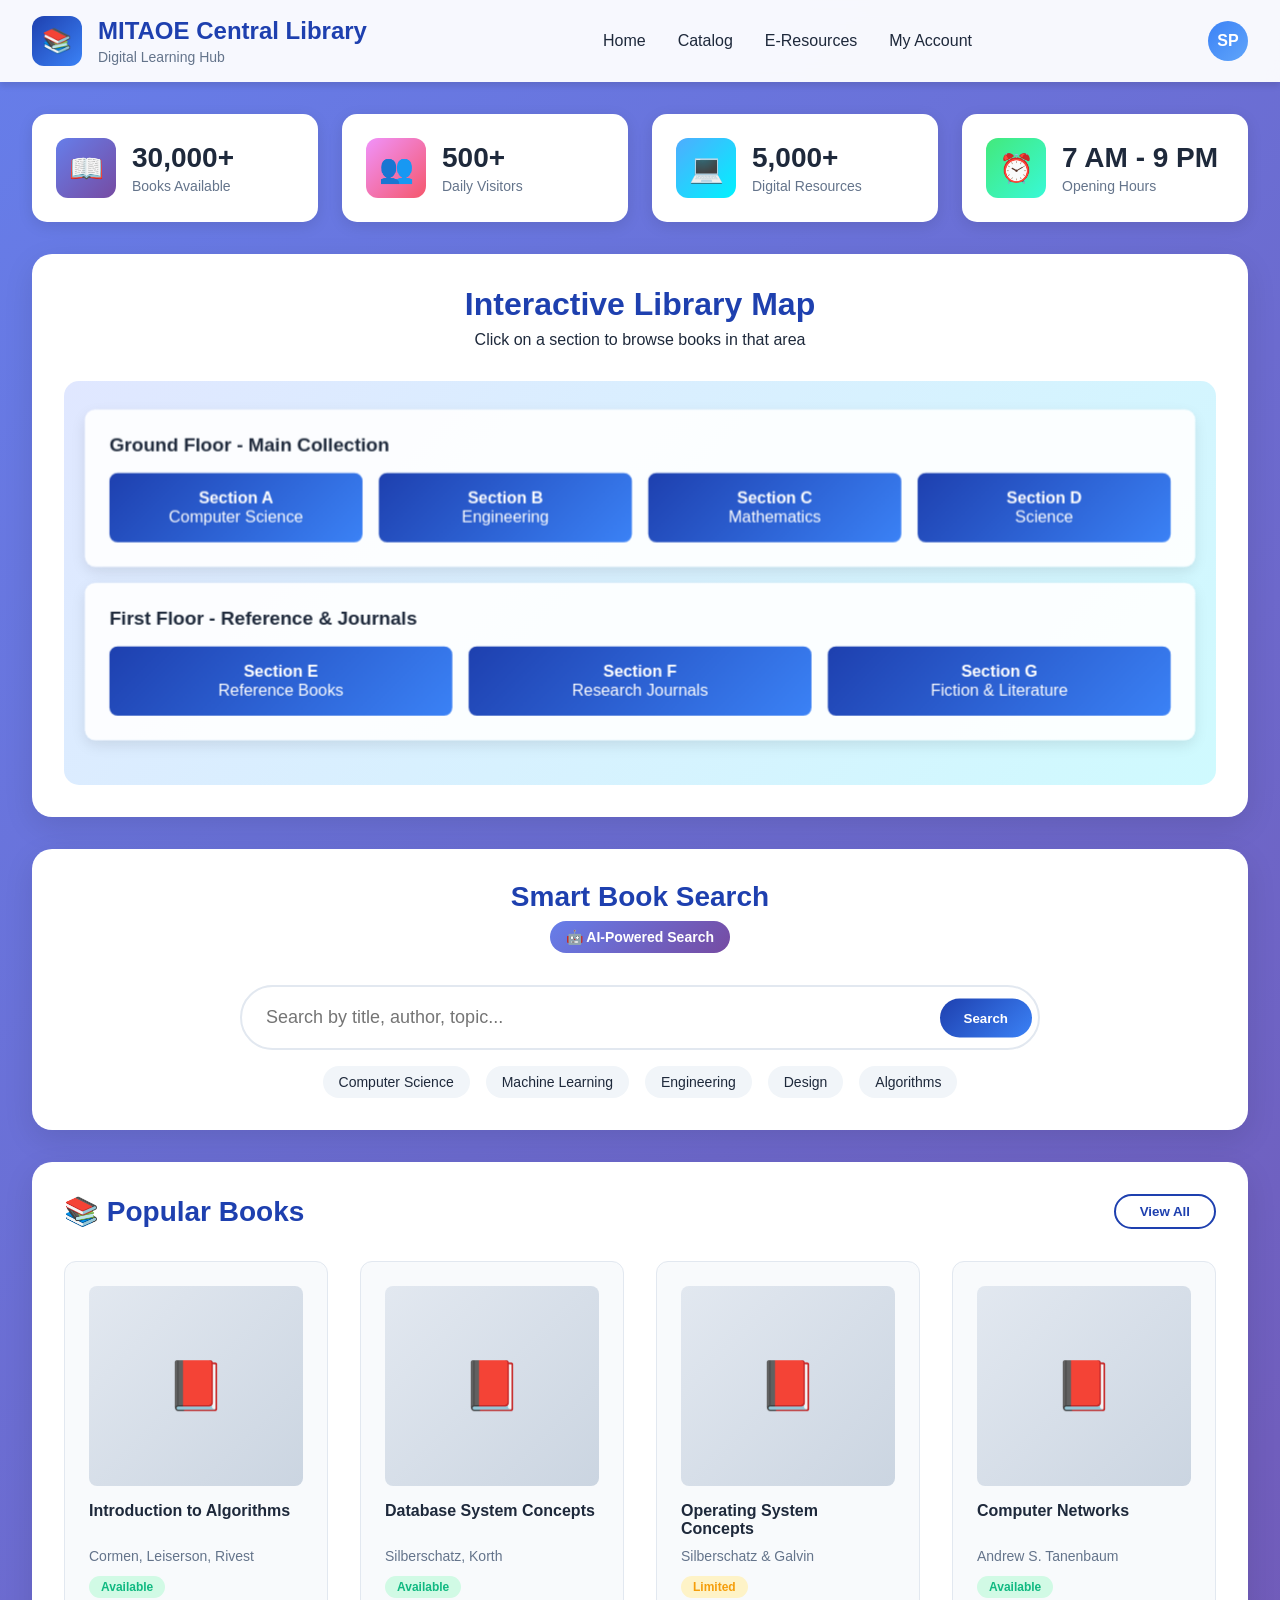
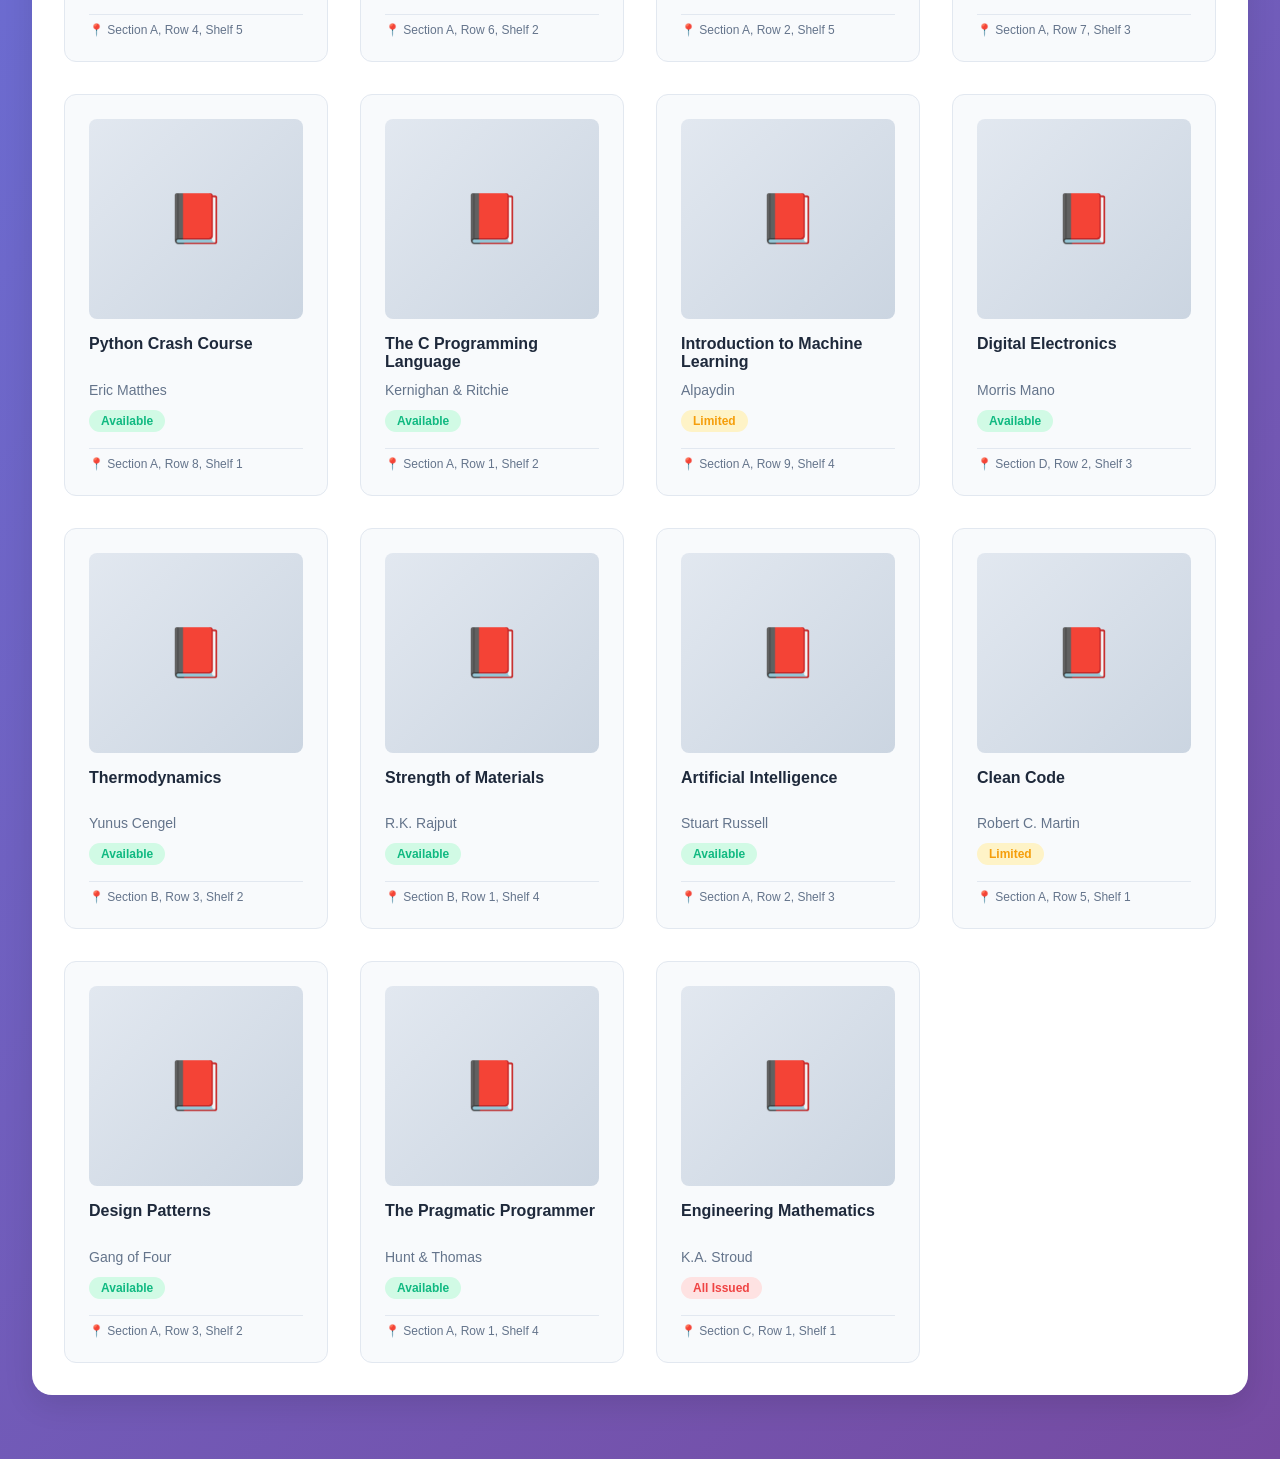
<file: assets/library.html>
<!DOCTYPE html>
<html lang="en">
<head>
    <meta charset="UTF-8">
    <meta name="viewport" content="width=device-width, initial-scale=1.0">
    <title>MITAOE Central Library - Digital Portal</title>
    <style>
        * { margin: 0; padding: 0; box-sizing: border-box; }
        :root {
            --primary: #1e40af;
            --primary-dark: #1e3a8a;
            --secondary: #3b82f6;
            --accent: #60a5fa;
            --bg-dark: #0f172a;
            --bg-light: #f8fafc;
            --text-dark: #1e293b;
            --text-light: #64748b;
            --success: #10b981;
            --warning: #f59e0b;
            --danger: #ef4444;
        }
        body {
            font-family: 'Segoe UI', Tahoma, Geneva, Verdana, sans-serif;
            background: linear-gradient(135deg, #667eea 0%, #764ba2 100%);
            min-height: 100vh;
            color: var(--text-dark);
            padding-bottom: 2rem;
        }

        /* Header */
        .header {
            background: rgba(255, 255, 255, 0.95);
            backdrop-filter: blur(10px);
            padding: 1rem 2rem;
            box-shadow: 0 4px 6px rgba(0,0,0,0.1);
            position: sticky;
            top: 0;
            z-index: 100;
        }
        .header-content {
            max-width: 1400px;
            margin: 0 auto;
            display: flex;
            justify-content: space-between;
            align-items: center;
            flex-wrap: wrap;
            gap: 1rem;
        }
        .logo { display: flex; align-items: center; gap: 1rem; cursor: pointer; }
        .logo-icon {
            width: 50px; height: 50px;
            background: linear-gradient(135deg, var(--primary), var(--secondary));
            border-radius: 12px;
            display: flex; align-items: center; justify-content: center;
            font-size: 1.5rem; color: white;
        }
        .logo-text h1 { font-size: 1.5rem; color: var(--primary); margin-bottom: 0.2rem; }
        .logo-text p { font-size: 0.875rem; color: var(--text-light); }
        
        .nav-menu { display: flex; gap: 2rem; list-style: none; }
        .nav-menu a {
            text-decoration: none; color: var(--text-dark);
            font-weight: 500; transition: color 0.3s; position: relative;
        }
        .nav-menu a:hover { color: var(--primary); }
        .nav-menu a::after {
            content: ''; position: absolute; bottom: -5px; left: 0;
            width: 0; height: 2px; background: var(--primary);
            transition: width 0.3s;
        }
        .nav-menu a:hover::after { width: 100%; }

        .user-section { display: flex; align-items: center; gap: 1rem; }
        .user-avatar {
            width: 40px; height: 40px;
            border-radius: 50%;
            background: linear-gradient(135deg, var(--secondary), var(--accent));
            display: flex; align-items: center; justify-content: center;
            color: white; font-weight: bold;
        }

        /* Main Container */
        .container { max-width: 1400px; margin: 2rem auto; padding: 0 2rem; }

        /* Hero Section with 3D Map */
        .hero-section {
            background: white; border-radius: 20px; padding: 2rem;
            margin-bottom: 2rem; box-shadow: 0 10px 30px rgba(0,0,0,0.1);
        }
        .hero-title { text-align: center; margin-bottom: 2rem; }
        .hero-title h2 { font-size: 2rem; color: var(--primary); margin-bottom: 0.5rem; }
        .library-map {
            background: linear-gradient(135deg, #e0e7ff 0%, #cffafe 100%);
            border-radius: 15px; padding: 2rem; position: relative;
            min-height: 400px; perspective: 1000px; overflow: hidden;
        }
        .map-container {
            transform-style: preserve-3d;
            animation: float 6s ease-in-out infinite;
        }
        @keyframes float {
            0%, 100% { transform: translateY(0px) rotateX(5deg); }
            50% { transform: translateY(-20px) rotateX(5deg); }
        }
        .map-floor {
            position: relative; background: rgba(255, 255, 255, 0.9);
            border-radius: 10px; padding: 1.5rem; margin-bottom: 1rem;
            box-shadow: 0 5px 15px rgba(0,0,0,0.1); transform: translateZ(20px);
        }
        .map-section {
            display: grid; grid-template-columns: repeat(auto-fit, minmax(150px, 1fr));
            gap: 1rem; margin-top: 1rem;
        }
        .section-block {
            background: linear-gradient(135deg, var(--primary), var(--secondary));
            color: white; padding: 1rem; border-radius: 8px;
            text-align: center; cursor: pointer;
            transition: transform 0.3s, box-shadow 0.3s;
        }
        .section-block:hover {
            transform: translateY(-5px) scale(1.05);
            box-shadow: 0 10px 20px rgba(0,0,0,0.2);
            background: linear-gradient(135deg, var(--accent), var(--secondary));
        }

        /* AI Search Section */
        .search-section {
            background: white; border-radius: 20px; padding: 2rem;
            margin-bottom: 2rem; box-shadow: 0 10px 30px rgba(0,0,0,0.1);
        }
        .search-header { text-align: center; margin-bottom: 2rem; }
        .search-header h3 { font-size: 1.75rem; color: var(--primary); margin-bottom: 0.5rem; }
        .ai-badge {
            display: inline-block; background: linear-gradient(135deg, #667eea, #764ba2);
            color: white; padding: 0.5rem 1rem; border-radius: 20px;
            font-size: 0.875rem; font-weight: 600;
        }
        .search-box { position: relative; max-width: 800px; margin: 0 auto 1rem; }
        .search-input {
            width: 100%; padding: 1.25rem 3.5rem 1.25rem 1.5rem;
            font-size: 1.125rem; border: 2px solid #e2e8f0;
            border-radius: 50px; outline: none; transition: all 0.3s;
        }
        .search-input:focus {
            border-color: var(--primary); box-shadow: 0 0 0 4px rgba(30, 64, 175, 0.1);
        }
        .search-btn {
            position: absolute; right: 0.5rem; top: 50%;
            transform: translateY(-50%);
            background: linear-gradient(135deg, var(--primary), var(--secondary));
            color: white; border: none; padding: 0.75rem 1.5rem;
            border-radius: 50px; cursor: pointer; font-weight: 600;
            transition: transform 0.3s;
        }
        .search-btn:hover { transform: translateY(-50%) scale(1.05); }
        .search-suggestions {
            display: flex; justify-content: center; gap: 1rem; flex-wrap: wrap;
        }
        .suggestion-chip {
            background: #f1f5f9; padding: 0.5rem 1rem; border-radius: 20px;
            font-size: 0.875rem; cursor: pointer; transition: all 0.3s;
        }
        .suggestion-chip:hover {
            background: var(--primary); color: white; transform: translateY(-2px);
        }

        /* Featured Books Shelf */
        .books-section {
            background: white; border-radius: 20px; padding: 2rem;
            margin-bottom: 2rem; box-shadow: 0 10px 30px rgba(0,0,0,0.1);
        }
        .section-header {
            display: flex; justify-content: space-between; align-items: center;
            margin-bottom: 2rem;
        }
        .section-header h3 { font-size: 1.75rem; color: var(--primary); }
        .view-all-btn {
            background: none; border: 2px solid var(--primary);
            color: var(--primary); padding: 0.5rem 1.5rem;
            border-radius: 20px; cursor: pointer; font-weight: 600;
            transition: all 0.3s;
        }
        .view-all-btn:hover { background: var(--primary); color: white; }
        
        .books-shelf {
            display: grid; grid-template-columns: repeat(auto-fill, minmax(220px, 1fr));
            gap: 2rem; min-height: 200px;
        }
        .no-results {
            grid-column: 1 / -1; text-align: center;
            padding: 3rem; color: var(--text-light); font-size: 1.2rem;
        }
        .book-card {
            background: #f8fafc; border-radius: 12px; padding: 1.5rem;
            transition: all 0.3s; cursor: pointer; position: relative;
            overflow: hidden; border: 1px solid #e2e8f0;
            display: flex; flex-direction: column;
        }
        .book-card::before {
            content: ''; position: absolute; top: 0; left: 0; right: 0;
            height: 4px; background: linear-gradient(90deg, var(--primary), var(--secondary));
            transform: scaleX(0); transition: transform 0.3s;
        }
        .book-card:hover::before { transform: scaleX(1); }
        .book-card:hover {
            transform: translateY(-10px); box-shadow: 0 15px 35px rgba(0,0,0,0.15);
        }
        .book-cover {
            width: 100%; height: 200px;
            background: linear-gradient(135deg, #e2e8f0, #cbd5e1);
            border-radius: 8px; margin-bottom: 1rem;
            display: flex; align-items: center; justify-content: center;
            font-size: 3rem; color: #94a3b8;
        }
        .book-title {
            font-size: 1rem; font-weight: 600; color: var(--text-dark);
            margin-bottom: 0.5rem; display: -webkit-box;
            -webkit-line-clamp: 2; -webkit-box-orient: vertical;
            overflow: hidden; min-height: 2.4em;
        }
        .book-author {
            font-size: 0.875rem; color: var(--text-light);
            margin-bottom: auto; padding-bottom: 0.75rem;
        }
        .book-status {
            display: flex; align-items: center; gap: 0.5rem;
            font-size: 0.875rem; margin-bottom: 0.5rem;
        }
        .status-badge {
            padding: 0.25rem 0.75rem; border-radius: 12px;
            font-weight: 600; font-size: 0.75rem;
        }
        .status-available { background: #d1fae5; color: var(--success); }
        .status-issued { background: #fee2e2; color: var(--danger); }
        .status-limited { background: #fef3c7; color: var(--warning); }
        .book-location {
            margin-top: 0.5rem; font-size: 0.75rem; color: var(--text-light);
            border-top: 1px solid #e2e8f0; padding-top: 0.5rem;
        }

        /* Book Detail Modal */
        .modal {
            display: none; position: fixed; top: 0; left: 0; right: 0; bottom: 0;
            background: rgba(0,0,0,0.7); z-index: 1000;
            align-items: center; justify-content: center; padding: 2rem;
            backdrop-filter: blur(5px);
        }
        .modal.active { display: flex; animation: fadeIn 0.3s ease; }
        @keyframes fadeIn { from { opacity: 0; } to { opacity: 1; } }
        
        .modal-content {
            background: white; border-radius: 20px; max-width: 800px;
            width: 100%; max-height: 90vh; overflow-y: auto;
            position: relative; box-shadow: 0 25px 50px -12px rgba(0, 0, 0, 0.25);
        }
        .modal-header {
            background: linear-gradient(135deg, var(--primary), var(--secondary));
            color: white; padding: 2rem; border-radius: 20px 20px 0 0;
            position: relative;
        }
        .modal-close {
            position: absolute; top: 1rem; right: 1rem;
            background: rgba(255,255,255,0.2); border: none;
            color: white; font-size: 1.5rem; width: 40px; height: 40px;
            border-radius: 50%; cursor: pointer; transition: background 0.3s;
            display: flex; align-items: center; justify-content: center;
        }
        .modal-close:hover { background: rgba(255,255,255,0.4); }
        .modal-body { padding: 2rem; }
        .book-detail-grid {
            display: grid; grid-template-columns: 200px 1fr; gap: 2rem;
            margin-bottom: 2rem;
        }
        .detail-cover {
            width: 100%; height: 280px;
            background: linear-gradient(135deg, #e2e8f0, #cbd5e1);
            border-radius: 12px; display: flex; align-items: center;
            justify-content: center; font-size: 4rem; color: #94a3b8;
            box-shadow: 0 4px 6px -1px rgba(0, 0, 0, 0.1);
        }
        .detail-info h2 { font-size: 1.75rem; color: var(--text-dark); margin-bottom: 0.5rem; }
        .detail-info h3 { font-size: 1.125rem; color: var(--text-light); margin-bottom: 1rem; }
        .info-grid {
            display: grid; grid-template-columns: repeat(2, 1fr);
            gap: 1rem; margin-top: 1rem;
        }
        .info-item { background: #f8fafc; padding: 1rem; border-radius: 8px; }
        .info-label {
            font-size: 0.75rem; color: var(--text-light);
            text-transform: uppercase; margin-bottom: 0.25rem;
        }
        .info-value { font-size: 1rem; font-weight: 600; color: var(--text-dark); }
        .book-summary { margin-top: 2rem; }
        .book-summary h4 { font-size: 1.25rem; color: var(--primary); margin-bottom: 1rem; }
        .book-summary p { line-height: 1.6; color: var(--text-light); }
        .action-buttons { display: flex; gap: 1rem; margin-top: 2rem; }
        .btn {
            flex: 1; padding: 1rem; border: none; border-radius: 12px;
            font-weight: 600; cursor: pointer; transition: all 0.3s;
        }
        .btn-primary {
            background: linear-gradient(135deg, var(--primary), var(--secondary));
            color: white;
        }
        .btn-primary:hover {
            transform: translateY(-2px); box-shadow: 0 10px 20px rgba(30, 64, 175, 0.3);
        }
        .btn-secondary {
            background: white; border: 2px solid var(--primary); color: var(--primary);
        }
        .btn-secondary:hover { background: #f8fafc; }

        /* Quick Stats */
        .stats-section {
            display: grid; grid-template-columns: repeat(auto-fit, minmax(250px, 1fr));
            gap: 1.5rem; margin-bottom: 2rem;
        }
        .stat-card {
            background: white; border-radius: 15px; padding: 1.5rem;
            box-shadow: 0 4px 15px rgba(0,0,0,0.1); display: flex;
            align-items: center; gap: 1rem;
        }
        .stat-icon {
            width: 60px; height: 60px; border-radius: 12px;
            display: flex; align-items: center; justify-content: center;
            font-size: 1.75rem;
        }
        .stat-icon-1 { background: linear-gradient(135deg, #667eea, #764ba2); }
        .stat-icon-2 { background: linear-gradient(135deg, #f093fb, #f5576c); }
        .stat-icon-3 { background: linear-gradient(135deg, #4facfe, #00f2fe); }
        .stat-icon-4 { background: linear-gradient(135deg, #43e97b, #38f9d7); }
        .stat-content h4 {
            font-size: 1.75rem; color: var(--text-dark); margin-bottom: 0.25rem;
        }
        .stat-content p { font-size: 0.875rem; color: var(--text-light); }

        /* Responsive */
        @media (max-width: 768px) {
            .nav-menu { display: none; }
            .book-detail-grid { grid-template-columns: 1fr; }
            .info-grid { grid-template-columns: 1fr; }
            .map-section { grid-template-columns: 1fr; }
            .hero-title h2 { font-size: 1.5rem; }
        }
    </style>
</head>
<body>
    <header class="header">
        <div class="header-content">
            <div class="logo" onclick="window.location.reload()">
                <div class="logo-icon">📚</div>
                <div class="logo-text">
                    <h1>MITAOE Central Library</h1>
                    <p>Digital Learning Hub</p>
                </div>
            </div>
            <nav>
                <ul class="nav-menu">
                    <li><a href="#home">Home</a></li>
                    <li><a href="#catalog">Catalog</a></li>
                    <li><a href="#resources">E-Resources</a></li>
                    <li><a href="#account">My Account</a></li>
                </ul>
            </nav>
            <div class="user-section">
                <div class="user-avatar">SP</div>
            </div>
        </div>
    </header>

    <div class="container">
        <div class="stats-section">
            <div class="stat-card">
                <div class="stat-icon stat-icon-1">📖</div>
                <div class="stat-content">
                    <h4>30,000+</h4>
                    <p>Books Available</p>
                </div>
            </div>
            <div class="stat-card">
                <div class="stat-icon stat-icon-2">👥</div>
                <div class="stat-content">
                    <h4>500+</h4>
                    <p>Daily Visitors</p>
                </div>
            </div>
            <div class="stat-card">
                <div class="stat-icon stat-icon-3">💻</div>
                <div class="stat-content">
                    <h4>5,000+</h4>
                    <p>Digital Resources</p>
                </div>
            </div>
            <div class="stat-card">
                <div class="stat-icon stat-icon-4">⏰</div>
                <div class="stat-content">
                    <h4>7 AM - 9 PM</h4>
                    <p>Opening Hours</p>
                </div>
            </div>
        </div>

        <section class="hero-section">
            <div class="hero-title">
                <h2>Interactive Library Map</h2>
                <p>Click on a section to browse books in that area</p>
            </div>
            <div class="library-map">
                <div class="map-container">
                    <div class="map-floor">
                        <h3>Ground Floor - Main Collection</h3>
                        <div class="map-section">
                            <div class="section-block" onclick="filterBySection('Computer Science')">
                                <h4>Section A</h4>
                                <p>Computer Science</p>
                            </div>
                            <div class="section-block" onclick="filterBySection('Engineering')">
                                <h4>Section B</h4>
                                <p>Engineering</p>
                            </div>
                            <div class="section-block" onclick="filterBySection('Mathematics')">
                                <h4>Section C</h4>
                                <p>Mathematics</p>
                            </div>
                            <div class="section-block" onclick="filterBySection('Science')">
                                <h4>Section D</h4>
                                <p>Science</p>
                            </div>
                        </div>
                    </div>
                    <div class="map-floor">
                        <h3>First Floor - Reference & Journals</h3>
                        <div class="map-section">
                            <div class="section-block" onclick="filterBySection('Reference')">
                                <h4>Section E</h4>
                                <p>Reference Books</p>
                            </div>
                            <div class="section-block" onclick="filterBySection('Journals')">
                                <h4>Section F</h4>
                                <p>Research Journals</p>
                            </div>
                            <div class="section-block" onclick="filterBySection('Fiction')">
                                <h4>Section G</h4>
                                <p>Fiction & Literature</p>
                            </div>
                        </div>
                    </div>
                </div>
            </div>
        </section>

        <section class="search-section" id="search-area">
            <div class="search-header">
                <h3>Smart Book Search</h3>
                <span class="ai-badge">🤖 AI-Powered Search</span>
            </div>
            <div class="search-box">
                <input type="text" class="search-input" id="searchInput" placeholder="Search by title, author, topic..." onkeyup="performSearch()">
                <button class="search-btn" onclick="performSearch()">Search</button>
            </div>
            <div class="search-suggestions">
                <div class="suggestion-chip" onclick="quickSearch('Computer Science')">Computer Science</div>
                <div class="suggestion-chip" onclick="quickSearch('Machine Learning')">Machine Learning</div>
                <div class="suggestion-chip" onclick="quickSearch('Engineering')">Engineering</div>
                <div class="suggestion-chip" onclick="quickSearch('Design')">Design</div>
                <div class="suggestion-chip" onclick="quickSearch('Algorithms')">Algorithms</div>
            </div>
        </section>

        <section class="books-section" id="catalog">
            <div class="section-header">
                <h3 id="shelfTitle">📚 Popular Books</h3>
                <button class="view-all-btn" onclick="resetView()">View All</button>
            </div>
            <div class="books-shelf" id="booksShelf">
                </div>
        </section>
    </div>

    <div class="modal" id="bookModal">
        <div class="modal-content">
            <div class="modal-header">
                <button class="modal-close" onclick="closeModal()">×</button>
                <h2>Book Details</h2>
            </div>
            <div class="modal-body">
                <div class="book-detail-grid">
                    <div class="detail-cover" id="modalCover">📕</div>
                    <div class="detail-info">
                        <h2 id="modalBookTitle">Book Title</h2>
                        <h3 id="modalBookAuthor">Author Name</h3>
                        <div class="info-grid">
                            <div class="info-item">
                                <div class="info-label">Status</div>
                                <div class="info-value" id="modalStatus">Available</div>
                            </div>
                            <div class="info-item">
                                <div class="info-label">Copies Available</div>
                                <div class="info-value" id="modalCopies">3 of 5</div>
                            </div>
                            <div class="info-item">
                                <div class="info-label">Location</div>
                                <div class="info-value" id="modalLocation">Section A, Shelf 2</div>
                            </div>
                            <div class="info-item">
                                <div class="info-label">ISBN</div>
                                <div class="info-value" id="modalISBN">978-0-123456-78-9</div>
                            </div>
                        </div>
                    </div>
                </div>
                <div class="book-summary">
                    <h4>Summary</h4>
                    <p id="modalSummary">Book summary will appear here...</p>
                </div>
                <div class="action-buttons">
                    <button class="btn btn-primary" onclick="alert('Book reserved successfully!')">Reserve Book</button>
                    <button class="btn btn-secondary" onclick="alert('Added to wishlist!')">Add to Wishlist</button>
                </div>
            </div>
        </div>
    </div>

    <script>
        // Consolidated and Fixed Book Data
        const books = [
            { 
                title: "Introduction to Algorithms", 
                author: "Cormen, Leiserson, Rivest", 
                category: "Computer Science",
                status: "available", 
                copies: "3 of 5", 
                location: "Section A, Row 4, Shelf 5", 
                isbn: "978-0-136-04259-4", 
                summary: "The most comprehensive, up-to-date introduction to the theory and practice of artificial intelligence. Covers agents, problem-solving, knowledge representation, and machine learning." 
            },
            { 
                title: "Database System Concepts", 
                author: "Silberschatz, Korth", 
                category: "Computer Science",
                status: "available", 
                copies: "4 of 7", 
                location: "Section A, Row 6, Shelf 2", 
                isbn: "978-0-073-52332-3", 
                summary: "Presents the fundamental concepts of database management. An in-depth and up-to-date presentation of the most important aspects of database design, languages, and system implementation." 
            },
            { 
                title: "Operating System Concepts", 
                author: "Silberschatz & Galvin", 
                category: "Computer Science",
                status: "limited", 
                copies: "2 of 5", 
                location: "Section A, Row 2, Shelf 5", 
                isbn: "978-1-118-06333-0", 
                summary: "By staying current, remaining relevant, and adapting to emerging course needs, this market-leading text has continued to define the operating systems course." 
            },
            { 
                title: "Computer Networks", 
                author: "Andrew S. Tanenbaum", 
                category: "Computer Science",
                status: "available", 
                copies: "7 of 10", 
                location: "Section A, Row 7, Shelf 3", 
                isbn: "978-0-132-12695-8", 
                summary: "Appropriate for Computer Networking or Introduction to Networking courses. Tanenbaum takes a structured approach to explaining how networks work from the inside out." 
            },
            { 
                title: "Python Crash Course", 
                author: "Eric Matthes", 
                category: "Computer Science",
                status: "available", 
                copies: "5 of 8", 
                location: "Section A, Row 8, Shelf 1", 
                isbn: "978-1-593-27928-8", 
                summary: "A fast-paced, thorough introduction to programming with Python that will have you writing programs, solving problems, and making things that work in no time." 
            },
            { 
                title: "The C Programming Language", 
                author: "Kernighan & Ritchie", 
                category: "Computer Science",
                status: "available", 
                copies: "6 of 9", 
                location: "Section A, Row 1, Shelf 2", 
                isbn: "978-0-131-10362-7", 
                summary: "Written by the developers of C, this new version helps readers keep up with the finalized ANSI standard for C while showing how to take advantage of C's rich set of operators." 
            },
            { 
                title: "Introduction to Machine Learning", 
                author: "Alpaydin", 
                category: "Computer Science",
                status: "limited", 
                copies: "1 of 4", 
                location: "Section A, Row 9, Shelf 4", 
                isbn: "978-0-262-02818-9", 
                summary: "The goal of machine learning is to program computers to use example data or past experience to solve a given problem. This textbook offers a comprehensive introduction to the field." 
            },
            { 
                title: "Digital Electronics", 
                author: "Morris Mano", 
                category: "Engineering",
                status: "available", 
                copies: "8 of 12", 
                location: "Section D, Row 2, Shelf 3", 
                isbn: "978-0-131-20508-7", 
                summary: "For courses in Digital Design. Teaches the basic tools for design of digital circuits and provides procedures suitable for a variety of digital applications." 
            },
            { 
                title: "Thermodynamics", 
                author: "Yunus Cengel", 
                category: "Engineering",
                status: "available", 
                copies: "5 of 8", 
                location: "Section B, Row 3, Shelf 2", 
                isbn: "978-0-073-39817-4", 
                summary: "Thermodynamics, An Engineering Approach, covers the basic principles of thermodynamics while presenting a wealth of real-world engineering examples." 
            },
            { 
                title: "Strength of Materials", 
                author: "R.K. Rajput", 
                category: "Engineering",
                status: "available", 
                copies: "6 of 10", 
                location: "Section B, Row 1, Shelf 4", 
                isbn: "978-8-121-92447-6", 
                summary: "The subject Strength of Materials deals with the behavior of solid bodies subjected to various types of loading. The knowledge of this subject is essential for design engineers." 
            },
            { 
                title: "Artificial Intelligence", 
                author: "Stuart Russell", 
                category: "Computer Science",
                status: "available", 
                copies: "6 of 10", 
                location: "Section A, Row 2, Shelf 3", 
                isbn: "978-0-262-03384-8", 
                summary: "A comprehensive textbook covering a broad range of algorithms in depth, yet makes their design and analysis accessible to all levels of readers." 
            },
            { 
                title: "Clean Code", 
                author: "Robert C. Martin", 
                category: "Computer Science",
                status: "limited", 
                copies: "1 of 3", 
                location: "Section A, Row 5, Shelf 1", 
                isbn: "978-0-132-35088-4", 
                summary: "Even bad code can function. But if code isn't clean, it can bring a development organization to its knees. This book teaches you how to write good code." 
            },
            { 
                title: "Design Patterns", 
                author: "Gang of Four", 
                category: "Computer Science",
                status: "available", 
                copies: "4 of 6", 
                location: "Section A, Row 3, Shelf 2", 
                isbn: "978-0-201-63361-0", 
                summary: "Capturing a wealth of experience about the design of object-oriented software, four top-notch designers present a catalog of simple and succinct solutions to commonly occurring design problems." 
            },
            { 
                title: "The Pragmatic Programmer", 
                author: "Hunt & Thomas", 
                category: "Computer Science",
                status: "available", 
                copies: "5 of 7", 
                location: "Section A, Row 1, Shelf 4", 
                isbn: "978-0-135-95705-9", 
                summary: "A journey through the world of programming from journeyman to master. The book is filled with practical advice on a variety of topics from estimation to career management." 
            },
            { 
                title: "Engineering Mathematics", 
                author: "K.A. Stroud", 
                category: "Mathematics",
                status: "issued", 
                copies: "0 of 8", 
                location: "Section C, Row 1, Shelf 1", 
                isbn: "978-1-352-01008-4", 
                summary: "A groundbreaking and comprehensive reference with over 500,000 copies sold since its publication, providing essential mathematical knowledge for engineering students." 
            }
        ];

        // Renders the book cards to the DOM
        function renderBooks(bookList) {
            const shelf = document.getElementById('booksShelf');
            shelf.innerHTML = '';

            if (bookList.length === 0) {
                shelf.innerHTML = '<div class="no-results">😕 No books found matching your criteria.</div>';
                return;
            }

            bookList.forEach((book) => {
                const bookCard = document.createElement('div');
                bookCard.className = 'book-card';
                // Find index in original array to keep modal link working correctly
                const originalIndex = books.indexOf(book);
                bookCard.onclick = () => openBookDetail(originalIndex);

                let statusClass = 'status-available';
                let statusText = 'Available';
                
                if (book.status === 'issued') {
                    statusClass = 'status-issued';
                    statusText = 'All Issued';
                } else if (book.status === 'limited') {
                    statusClass = 'status-limited';
                    statusText = 'Limited';
                }

                bookCard.innerHTML = `
                    <div class="book-cover">📕</div>
                    <div class="book-title">${book.title}</div>
                    <div class="book-author">${book.author}</div>
                    <div class="book-status">
                        <span class="status-badge ${statusClass}">${statusText}</span>
                    </div>
                    <div class="book-location">📍 ${book.location}</div>
                `;
                shelf.appendChild(bookCard);
            });
        }

        // Open book detail modal
        function openBookDetail(index) {
            const book = books[index];
            const modal = document.getElementById('bookModal');
            
            document.getElementById('modalBookTitle').textContent = book.title;
            document.getElementById('modalBookAuthor').textContent = book.author;
            document.getElementById('modalCopies').textContent = book.copies;
            document.getElementById('modalLocation').textContent = book.location;
            document.getElementById('modalISBN').textContent = book.isbn;
            document.getElementById('modalSummary').textContent = book.summary;

            let statusText = 'Available';
            if (book.status === 'issued') {
                statusText = '❌ All Issued';
            } else if (book.status === 'limited') {
                statusText = '⚠️ Limited Copies';
            } else {
                statusText = '✅ Available';
            }
            document.getElementById('modalStatus').textContent = statusText;
            
            modal.classList.add('active');
        }

        // Close modal
        function closeModal() {
            document.getElementById('bookModal').classList.remove('active');
        }

        // Close modal on outside click
        document.getElementById('bookModal').addEventListener('click', function(e) {
            if (e.target === this) {
                closeModal();
            }
        });

        // Search functionality
        function performSearch() {
            const input = document.getElementById('searchInput').value.toLowerCase();
            document.getElementById('shelfTitle').textContent = input ? `Search Results: "${input}"` : "📚 Popular Books";
            
            // Simple typo correction logic
            const typoMap = {
                'algorithims': 'algorithms', 'databse': 'database', 
                'machne': 'machine', 'artifical': 'artificial', 
                'programing': 'programming', 'thermodynamcs': 'thermodynamics'
            };

            let correctedInput = input;
            Object.keys(typoMap).forEach(typo => {
                if (input.includes(typo)) {
                    correctedInput = input.replace(typo, typoMap[typo]);
                }
            });

            const filteredBooks = books.filter(book => 
                book.title.toLowerCase().includes(correctedInput) || 
                book.author.toLowerCase().includes(correctedInput) || 
                book.category.toLowerCase().includes(correctedInput) ||
                book.summary.toLowerCase().includes(correctedInput)
            );

            renderBooks(filteredBooks);
        }

        // Quick search via chips
        function quickSearch(term) {
            document.getElementById('searchInput').value = term;
            performSearch();
            document.getElementById('catalog').scrollIntoView({behavior: 'smooth'});
        }

        // Filter by Section (from Map)
        function filterBySection(section) {
            document.getElementById('searchInput').value = ''; // Clear text search
            document.getElementById('shelfTitle').textContent = `📂 Category: ${section}`;
            
            const filteredBooks = books.filter(book => 
                book.category.includes(section) || 
                book.location.includes(section) ||
                (section === 'Science' && book.category === 'Science') // Add specific logic if needed
            );
            
            renderBooks(filteredBooks);
            document.getElementById('catalog').scrollIntoView({behavior: 'smooth'});
        }

        // Reset view to show all books
        function resetView() {
            document.getElementById('searchInput').value = '';
            document.getElementById('shelfTitle').textContent = "📚 Popular Books";
            renderBooks(books);
        }

        // Enter key support for search
        document.getElementById('searchInput').addEventListener('keypress', function(e) {
            if (e.key === 'Enter') {
                performSearch();
            }
        });

        // Initialize page
        window.onload = function() {
            renderBooks(books);
        };
    </script>
</body>
</html>
</file>
